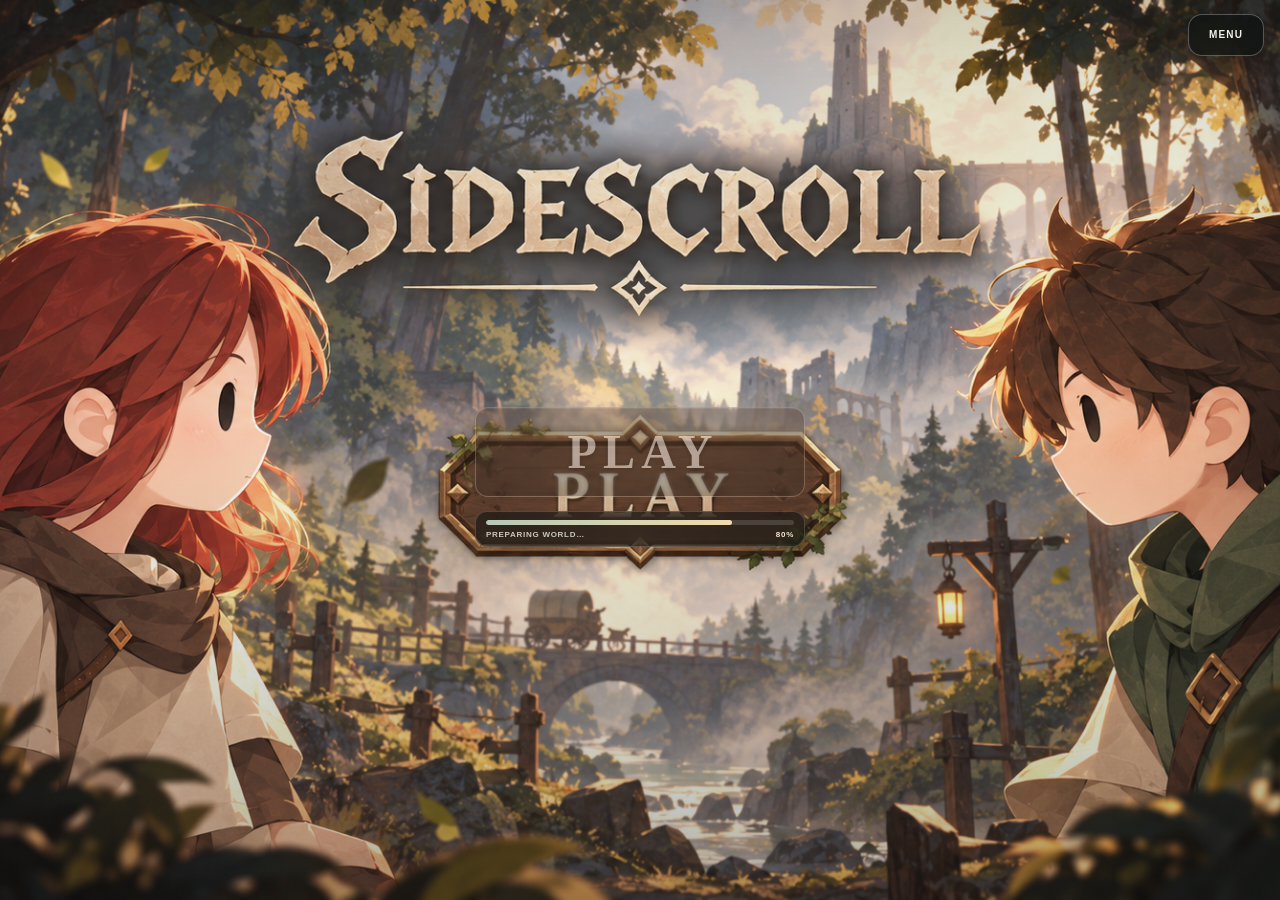
<file: index.html>
<!doctype html>
<html lang="en" class="ss-home-page">
<head>
  <meta charset="utf-8">
  <meta name="viewport" content="width=device-width,initial-scale=1,maximum-scale=1,user-scalable=no,viewport-fit=cover">
  <meta name="mobile-web-app-capable" content="yes">
  <meta name="apple-mobile-web-app-capable" content="yes">
  <meta name="apple-mobile-web-app-status-bar-style" content="black-translucent">
  <meta name="theme-color" content="#11191d">
  <link rel="manifest" href="manifest.json">
  <link rel="apple-touch-icon" href="icon-192.png">
  <link rel="stylesheet" href="style.css?v=1.1.130">
  <title>SideScroll</title>
</head>
<body class="modular-home ss-home ss-splash-home">
  <main class="ss-splash-shell" aria-label="SideScroll launcher">
    <img class="ss-splash-art" src="assets/splash-screen.png?v=1.0.62" alt="" aria-hidden="true">
    <div class="ss-splash-shade" aria-hidden="true"></div>

    <button class="ss-splash-menu-button" id="ss-splash-menu-button" type="button" aria-expanded="false" aria-controls="ss-splash-menu">Menu</button>
    <nav class="ss-splash-menu" id="ss-splash-menu" hidden aria-label="Development tools">
      <a href="play.html"><strong>Edit / Test</strong><small>Scene and puzzle editor</small></a>
      <a href="asset-lab.html"><strong>Asset Lab</strong><small>Assets, collision and states</small></a>
      <a href="puzzle-lab.html"><strong>Puzzle Lab</strong><small>Build and test reusable gameplay</small></a>
      <a href="walk-lab.html"><strong>Character Lab</strong><small>Characters, art, rigs and animation</small></a>
      <a href="design-lab.html"><strong>Design Lab</strong><small>Game design, story and roadmap</small></a>
      <a href="concept-lab.html"><strong>Concept Lab</strong><small>Environment concepts and reference boards</small></a>
      <a href="world-lab.html"><strong>World Lab</strong><small>Journey layout and world placement</small></a>
      <a href="publish-lab.html"><strong>Publish Lab</strong><small>What's changed here, and publish it to the game</small></a>
      <a href="project-snapshot.html"><strong>Project Backup</strong><small>Full backup of everything on this phone, artwork included; restore</small></a>
      <button class="ss-install-button ss-splash-install" id="ss-install" type="button" hidden><strong>Install SideScroll</strong><small>Add to Home Screen</small></button>
    </nav>

    <section class="ss-splash-launch" aria-label="Play SideScroll">
      <a class="ss-splash-play is-loading" id="ss-splash-play" href="play.html?mode=player" aria-disabled="true">
        <span>PLAY</span>
      </a>
      <div class="ss-preload" id="ss-preload" role="status" aria-live="polite">
        <div class="ss-preload-track"><i id="ss-preload-bar"></i></div>
        <div class="ss-preload-copy"><span id="ss-preload-label">Preparing world…</span><b id="ss-preload-percent">0%</b></div>
      </div>
    </section>
  </main>

  <div class="gh-install-overlay" id="gh-install-overlay" hidden>
    <section class="gh-install-card" role="dialog" aria-modal="true" aria-labelledby="gh-install-title">
      <button class="gh-install-close" id="gh-install-close" type="button" aria-label="Close install instructions">×</button>
      <p class="gh-install-kicker" id="gh-install-kicker">INSTALL SIDESCROLL</p>
      <h2 id="gh-install-title">Add SideScroll to your Home Screen</h2>
      <p class="gh-install-copy-text" id="gh-install-copy-text"></p>
      <div class="gh-install-steps" id="gh-install-steps"></div>
      <button class="gh-install-done" id="gh-install-done" type="button">Got it</button>
    </section>
  </div>

  <script src="project-defaults-data.js?v=2026-10-31-c2a"></script>
  <script src="saved-data-migrations.js?v=1.1.33"></script>
  <script src="project-defaults.js?v=1.1.33"></script>
  <script src="asset-paths.js?v=1.1.28"></script>
  <script src="character-registry.js?v=1.1.33"></script>
  <script src="site-config.js?v=1.0.62"></script>
  <script src="core.js?v=1.0.62"></script>
  <script src="audio.js?v=1.0.62"></script>
  <script src="home.js?v=1.0.173"></script>
</body>
</html>
</file>
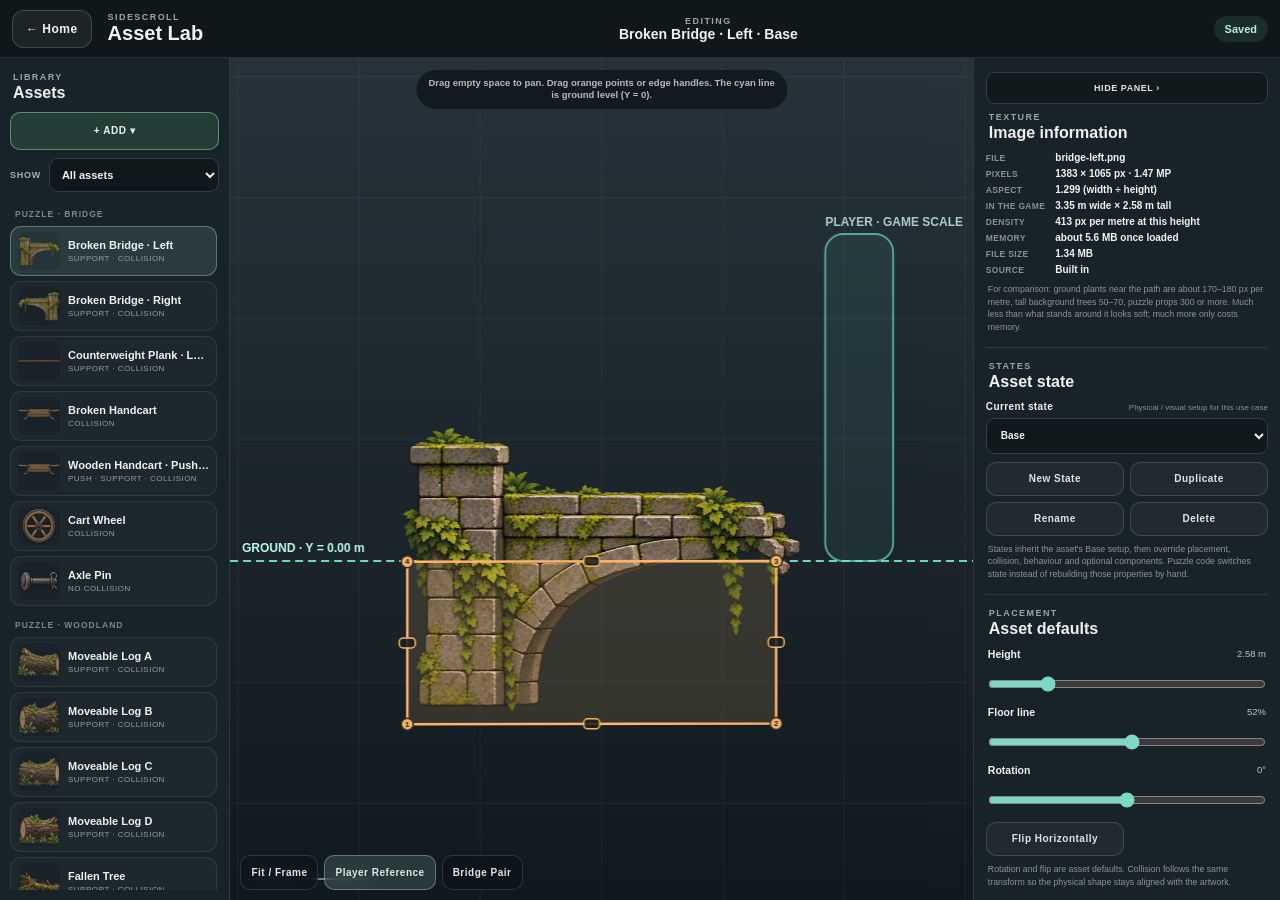
<file: asset-lab.html>
<!doctype html>
<html lang="en" class="ss-asset-lab-page">
<head>
  <meta charset="utf-8">
  <meta name="viewport" content="width=device-width,initial-scale=1,maximum-scale=1,user-scalable=no,viewport-fit=cover">
  <meta name="mobile-web-app-capable" content="yes">
  <meta name="apple-mobile-web-app-capable" content="yes">
  <meta name="apple-mobile-web-app-status-bar-style" content="black-translucent">
  <meta name="theme-color" content="#172026">
  <link rel="manifest" href="manifest.json">
  <link rel="apple-touch-icon" href="icon-192.png">
  <link rel="stylesheet" href="style.css?v=1.1.130">
  <title>Asset Lab · SideScroll</title>
</head>
<body class="ss-asset-lab">
  <main class="assetlab-shell">
    <header class="assetlab-topbar">
      <a class="assetlab-home" href="index.html">← Home</a>
      <div class="assetlab-title"><small>SIDESCROLL</small><strong>Asset Lab</strong></div>
      <div class="assetlab-current"><small>EDITING</small><strong id="assetlab-current-name">Broken Bridge · Left</strong></div>
      <div class="assetlab-save-state" id="assetlab-save-state">Saved</div>
    </header>

    <aside class="assetlab-library" aria-label="Asset library">
      <div class="assetlab-panel-head"><small>LIBRARY</small><strong>Assets</strong></div>
      <div class="assetlab-add">
        <button type="button" id="assetlab-add" aria-haspopup="true" aria-expanded="false">+ Add ▾</button>
        <div class="assetlab-add-menu" id="assetlab-add-menu" hidden>
          <button type="button" id="assetlab-import"><strong>Import image asset</strong><small>A PNG with transparency</small></button>
          <button type="button" id="assetlab-new-effect"><strong>New darkness effect</strong><small>A swirling shader plane</small></button>
          <button type="button" id="assetlab-new-fire"><strong>New fire effect</strong><small>Flames on a plane: hearth, campfire, torch</small></button>
          <button type="button" id="assetlab-new-dissolve"><strong>New character effect</strong><small>Dissolve a character away</small></button>
        </div>
        <input type="file" id="assetlab-import-file" accept="image/png,.png" hidden>
      </div>
      <label class="assetlab-filter-select"><span>Show</span><select id="assetlab-filter" aria-label="Show assets"></select></label>
      <div class="assetlab-asset-list" id="assetlab-asset-list"></div>
    </aside>

    <section class="assetlab-stage-wrap">
      <canvas id="assetlab-canvas" aria-label="Isolated asset setup viewport"></canvas>
      <div class="assetlab-stage-help" id="assetlab-stage-help">Drag empty space to pan. Pinch with two fingers to zoom. Drag orange points or edge handles. Cyan is ground level (Y = 0).</div>
      <div class="assetlab-stage-tools">
        <button type="button" id="assetlab-fit">Fit / Frame</button>
        <button type="button" id="assetlab-reference" class="active" aria-pressed="true">Player Reference</button>
        <button type="button" id="assetlab-pair" aria-pressed="false" hidden>Bridge Pair</button>
      </div>
    </section>

    <aside class="assetlab-controls">
      <button type="button" class="assetlab-controls-toggle" id="assetlab-controls-toggle" aria-expanded="true" title="Hide the settings panel">Hide panel ›</button>
      <section class="assetlab-control-section" id="assetlab-imported-section" hidden>
        <div class="assetlab-control-heading"><small>IMPORTED</small><strong>Asset details</strong></div>
        <label class="assetlab-select-row assetlab-text-row">
          <span><strong>Name</strong><small>Shown in the game editor</small></span>
          <input id="assetlab-imported-name" type="text" maxlength="80" autocomplete="off">
        </label>
        <label class="assetlab-select-row">
          <span><strong>Library</strong><small>Which editor list it appears in</small></span>
          <select id="assetlab-imported-scope">
            <option value="environment">Environment</option>
            <option value="puzzle">Puzzle</option>
          </select>
        </label>
        <label class="assetlab-select-row assetlab-text-row">
          <span><strong>Group</strong><small>Its heading in that list</small></span>
          <input id="assetlab-imported-group" type="text" maxlength="48" list="assetlab-imported-groups" autocomplete="off">
          <datalist id="assetlab-imported-groups"></datalist>
        </label>
        <label class="assetlab-select-row">
          <span><strong>Kind</strong><small>How it is placed</small></span>
          <select id="assetlab-imported-category">
            <option value="dressing">Scenery · placed at any depth</option>
            <option value="gameplay">Gameplay · placed on the path</option>
          </select>
        </label>
        <p class="assetlab-note" id="assetlab-imported-info"></p>
        <div class="assetlab-button-row">
          <button type="button" id="assetlab-imported-replace">Replace Art</button>
          <button type="button" id="assetlab-imported-delete" class="assetlab-danger">Delete Asset</button>
        </div>
        <input type="file" id="assetlab-imported-replace-file" accept="image/png,.png" hidden>
        <p class="assetlab-note">Set its height and floor line below, then collision and behaviour. Changes save as you go; the game picks them up next time it opens.</p>
      </section>

      <section class="assetlab-control-section" id="assetlab-effect-section" hidden>
        <div class="assetlab-control-heading"><small>EFFECT</small><strong id="assetlab-effect-title">Shader settings</strong></div>
        <div id="assetlab-effect-preview" class="assetlab-effect-preview" hidden>
          <label><span>Preview on</span><select id="assetlab-effect-preview-character"></select></label>
          <label><span>Holding</span><select id="assetlab-effect-preview-prop"></select></label>
          <label><span>Pose</span><select id="assetlab-effect-preview-pose"></select></label>
          <p class="assetlab-note" id="assetlab-effect-preview-note">Only the preview: the effect works on any character in the game.</p>
        </div>
        <div class="assetlab-point-head"><strong>States</strong><small>saved sets of these settings</small></div>
        <div id="assetlab-effect-states" class="assetlab-effect-states"></div>
        <div class="assetlab-button-row">
          <button type="button" id="assetlab-effect-state-save">Save as state</button>
          <button type="button" id="assetlab-effect-state-update">Update state</button>
          <button type="button" id="assetlab-effect-state-rename">Rename</button>
          <button type="button" id="assetlab-effect-state-delete" class="assetlab-danger">Delete</button>
        </div>
        <p class="assetlab-note">States are what a Darkness step blends between (e.g. Grab, Cover, Dust). Tap one to load it into the sliders; change them, then Update state.</p>
        <div id="assetlab-effect-controls" class="assetlab-effect-controls"></div>
        <div class="assetlab-button-row"><button type="button" id="assetlab-effect-reset">Reset settings</button></div>
        <p class="assetlab-note">A plane drawn by a shader, animated in the game. Set its height and floor line below as for any asset. These settings are what sequences will animate.</p>
      </section>
      <section class="assetlab-control-section" id="assetlab-texture-section">
        <div class="assetlab-control-heading"><small>TEXTURE</small><strong>Image information</strong></div>
        <dl class="assetlab-facts" id="assetlab-texture-facts"></dl>
        <p class="assetlab-note">For comparison: ground plants near the path are about 170–180 px per metre, tall background trees 50–70, puzzle props 300 or more. Much less than what stands around it looks soft; much more only costs memory.</p>
      </section>
      <section class="assetlab-control-section" id="assetlab-state-section">
        <div class="assetlab-control-heading"><small>STATES</small><strong>Asset state</strong></div>
        <label class="assetlab-select-row">
          <span><strong>Current state</strong><small>Physical / visual setup for this use case</small></span>
          <select id="assetlab-state-select"></select>
        </label>
        <div class="assetlab-button-row">
          <button type="button" id="assetlab-state-new">New State</button>
          <button type="button" id="assetlab-state-duplicate">Duplicate</button>
          <button type="button" id="assetlab-state-rename">Rename</button>
          <button type="button" id="assetlab-state-delete" class="assetlab-danger">Delete</button>
        </div>
        <div id="assetlab-cart-components" hidden>
          <div class="assetlab-point-head"><strong>Cart components</strong><small>state visibility</small></div>
          <div class="assetlab-button-row">
            <button type="button" id="assetlab-cart-rear-wheel" aria-pressed="true">Rear Wheel</button>
            <button type="button" id="assetlab-cart-front-wheel" aria-pressed="true">Front Wheel</button>
          </div>
        </div>
        <p class="assetlab-note">States inherit the asset's Base setup, then override placement, collision, behaviour and optional components. Puzzle code switches state instead of rebuilding those properties by hand.</p>
      </section>
      <section class="assetlab-control-section">
        <div class="assetlab-control-heading"><small>PLACEMENT</small><strong>Asset defaults</strong></div>
        <label class="assetlab-range-row">
          <span><strong>Height</strong><small id="assetlab-height-value">2.20 m</small></span>
          <input id="assetlab-height" type="range" min="0.25" max="12" step="0.01" value="2.2">
        </label>
        <label class="assetlab-range-row">
          <span><strong>Floor line</strong><small id="assetlab-floor-value">74%</small></span>
          <input id="assetlab-floor" type="range" min="0" max="100" step="1" value="74">
        </label>
        <label class="assetlab-range-row">
          <span><strong>Rotation</strong><small id="assetlab-rotation-value">0°</small></span>
          <input id="assetlab-rotation" type="range" min="-180" max="180" step="0.5" value="0">
        </label>
        <div class="assetlab-button-row">
          <button type="button" id="assetlab-flip" aria-pressed="false">Flip Horizontally</button>
        </div>
        <p class="assetlab-note">Rotation and flip are asset defaults. Collision follows the same transform so the physical shape stays aligned with the artwork.</p>
      </section>

      <section class="assetlab-control-section" id="assetlab-broken-cart-section" hidden>
        <div class="assetlab-control-heading"><small>BROKEN STATE</small><strong>Visual offset</strong></div>
        <label class="assetlab-range-row">
          <span><strong>Offset X</strong><small id="assetlab-broken-offset-x-value">0.00 m</small></span>
          <input id="assetlab-broken-offset-x" type="range" min="-1.00" max="1.00" step="0.01" value="0">
        </label>
        <label class="assetlab-range-row">
          <span><strong>Offset Y</strong><small id="assetlab-broken-offset-y-value">-0.06 m</small></span>
          <input id="assetlab-broken-offset-y" type="range" min="-0.75" max="0.75" step="0.01" value="-0.06">
        </label>
        <p class="assetlab-note">Use the general Rotation control above for the broken-cart lean. These offsets let you fine-tune where the damaged artwork sits around its gameplay origin.</p>
      </section>

      <section class="assetlab-control-section">
        <div class="assetlab-control-heading"><small>COLLISION</small><strong>Physical shape</strong></div>
        <div class="assetlab-button-row">
          <button type="button" id="assetlab-collision-toggle">Add Collision</button>
          <button type="button" id="assetlab-collision-remove" class="assetlab-danger">Remove Collision</button>
          <button type="button" id="assetlab-collision-reset">Fit Rectangle</button>
        </div>
        <label class="assetlab-range-row" id="assetlab-depth-row">
          <span><strong>Collision depth</strong><small id="assetlab-depth-value">0.80 m</small></span>
          <input id="assetlab-depth" type="range" min="0.15" max="2.50" step="0.01" value="0.8">
        </label>
        <div class="assetlab-point-editor" id="assetlab-point-editor" hidden>
          <div class="assetlab-point-head"><strong>Collision shapes</strong><small>multiple boxes / polygons</small></div>
          <div class="assetlab-shape-toolbar">
            <select id="assetlab-collision-shape" aria-label="Selected collision shape"></select>
            <button type="button" id="assetlab-collision-add-box">+ Add Box</button>
            <button type="button" id="assetlab-collision-delete-box">Delete Box</button>
          </div>
          <div class="assetlab-point-head assetlab-point-subhead"><strong>Selected shape points</strong><small>metres · floor Y = 0</small></div>
          <div class="assetlab-point-list" id="assetlab-point-list"></div>
          <button type="button" id="assetlab-edge-floor" class="assetlab-inline-action" disabled>Set Selected Edge to Y = 0</button>
        </div>
        <p class="assetlab-note">Use + Add Box to build compound collision from several shapes. Drag orange points or edge handles on the selected shape; tap another shape to edit it. Numeric Y positions use the cyan floor as 0. Yellow means a support surface.</p>
      </section>

      <section class="assetlab-control-section" id="assetlab-climb-section" hidden>
        <div class="assetlab-control-heading"><small>CLIMB PATHS</small><strong>Invisible ladder</strong></div>
        <div class="assetlab-shape-toolbar">
          <select id="assetlab-climb-path-select" aria-label="Selected climb path"></select>
          <button type="button" id="assetlab-climb-path-add">+ Add Path</button>
          <button type="button" id="assetlab-climb-path-delete">Delete Path</button>
        </div>
        <label class="assetlab-range-row">
          <span><strong>Path width</strong><small id="assetlab-climb-width-value">0.70 m</small></span>
          <input id="assetlab-climb-width" type="range" min="0.20" max="2.50" step="0.01" value="0.70">
        </label>
        <div class="assetlab-point-editor">
          <div class="assetlab-point-head"><strong>Path endpoints</strong><small>asset-local metres</small></div>
          <div class="assetlab-point-list">
            <div class="assetlab-point-row">
              <button type="button" class="assetlab-point-select" tabindex="-1">BOT</button>
              <label><span>X</span><input id="assetlab-climb-bottom-x" type="number" step="0.01" inputmode="decimal"></label>
              <label><span>Y</span><input id="assetlab-climb-bottom-y" type="number" step="0.01" inputmode="decimal"></label>
            </div>
            <div class="assetlab-point-row">
              <button type="button" class="assetlab-point-select" tabindex="-1">TOP</button>
              <label><span>X</span><input id="assetlab-climb-top-x" type="number" step="0.01" inputmode="decimal"></label>
              <label><span>Y</span><input id="assetlab-climb-top-y" type="number" step="0.01" inputmode="decimal"></label>
            </div>
          </div>
        </div>
        <p class="assetlab-note">The cyan strip is an independent climb controller, not collision. Drag the white centre to move it, the green/blue ends to resize or rotate it, and the pink side handle to change width. A ladder can therefore be Climbable without being Solid.</p>
      </section>



      <section class="assetlab-control-section" id="assetlab-counterweight-section" hidden>
        <div class="assetlab-control-heading"><small>MECHANISM</small><strong>Counterweight plank</strong></div>
        <label class="assetlab-range-row"><span><strong>Pivot X</strong><small id="assetlab-pivot-x-value">23%</small></span><input id="assetlab-pivot-x" type="range" min="5" max="95" step="1" value="23"></label>
        <label class="assetlab-range-row"><span><strong>Pivot Y</strong><small id="assetlab-pivot-y-value">50%</small></span><input id="assetlab-pivot-y" type="range" min="0" max="100" step="1" value="50"></label>
        <label class="assetlab-range-row"><span><strong>Zone start</strong><small id="assetlab-zone-start-value">0%</small></span><input id="assetlab-zone-start" type="range" min="0" max="90" step="1" value="0"></label>
        <label class="assetlab-range-row"><span><strong>Zone end</strong><small id="assetlab-zone-end-value">23%</small></span><input id="assetlab-zone-end" type="range" min="5" max="98" step="1" value="23"></label>
        <label class="assetlab-range-row"><span><strong>Zone line Y</strong><small id="assetlab-zone-y-value">60%</small></span><input id="assetlab-zone-y" type="range" min="0" max="100" step="1" value="60"></label>
        <label class="assetlab-range-row"><span><strong>Zone depth</strong><small id="assetlab-zone-depth-value">1.20 m</small></span><input id="assetlab-zone-depth" type="range" min="0.30" max="2.50" step="0.05" value="1.20"></label>
        <label class="assetlab-range-row"><span><strong>Log weight</strong><small id="assetlab-log-weight-value">1.30</small></span><input id="assetlab-log-weight" type="range" min="0.20" max="2.50" step="0.05" value="1.30"></label>
        <label class="assetlab-range-row"><span><strong>Player weight</strong><small id="assetlab-player-weight-value">1.00</small></span><input id="assetlab-player-weight" type="range" min="0.50" max="2.00" step="0.05" value="1.00"></label>
        <label class="assetlab-range-row"><span><strong>Max tip</strong><small id="assetlab-max-tip-value">32°</small></span><input id="assetlab-max-tip" type="range" min="5" max="40" step="1" value="32"></label>
        <label class="assetlab-range-row"><span><strong>Fall angle</strong><small id="assetlab-fall-tip-value">12°</small></span><input id="assetlab-fall-tip" type="range" min="6" max="35" step="1" value="12"></label>
        <p class="assetlab-note">Green = pickup/pivot point. Blue line = free-placement counterweight zone. A log counts when more than 50% of its footprint sits inside the zone.</p>
      </section>


      <section class="assetlab-control-section" id="assetlab-socket-section" hidden>
        <div class="assetlab-control-heading"><small>SOCKETS</small><strong id="assetlab-socket-heading">Asset socket link</strong></div>

        <div id="assetlab-socket-host-controls">
          <label class="assetlab-select-row">
            <span><strong>Linked piece</strong><small>Which Socket Piece belongs here</small></span>
            <select id="assetlab-socket-piece"></select>
          </label>

          <div class="assetlab-button-row">
            <button type="button" id="assetlab-socket-place">Add Socket</button>
            <button type="button" id="assetlab-socket-delete" class="assetlab-danger">Delete Socket</button>
          </div>

          <label class="assetlab-range-row">
            <span><strong>Socket X</strong><small id="assetlab-socket-x-value">50%</small></span>
            <input id="assetlab-socket-x" type="range" min="0" max="100" step="1" value="50">
          </label>
          <label class="assetlab-range-row">
            <span><strong>Socket Y</strong><small id="assetlab-socket-y-value">50%</small></span>
            <input id="assetlab-socket-y" type="range" min="0" max="100" step="1" value="50">
          </label>

          <p class="assetlab-note" id="assetlab-socket-note">Choose a Socket Piece, press Add Socket, then tap the host artwork. The link belongs to the asset, so every placed copy inherits it.</p>
        </div>

        <p class="assetlab-note" id="assetlab-socket-piece-note" hidden>This is a Socket Piece. Its socket position is authored on the host asset. Select the relevant Socket Host (for example Broken Bridge Left), choose this piece from Linked Piece, then place the socket there.</p>
      </section>

      <section class="assetlab-control-section assetlab-behaviour-section">
        <div class="assetlab-control-heading"><small>BEHAVIOUR</small><strong>Gameplay properties</strong></div>
        <div id="assetlab-behaviours" class="assetlab-behaviours"></div>
      </section>

      <section class="assetlab-control-section assetlab-interactions" id="assetlab-interactions-section">
        <div class="assetlab-control-heading" data-help-anchor data-help="asset.interactions"><small>INTERACTIONS</small><strong>What the player can do</strong></div>
        <div class="assetlab-behaviours" data-help-anchor data-help="asset.inspect"><button type="button" class="assetlab-behaviour" id="assetlab-inspect-on" aria-pressed="false">Inspect</button></div>
        <div id="assetlab-inspect-fields" class="assetlab-interaction-fields" hidden>
          <label class="assetlab-select-row assetlab-text-row">
            <span><strong>Title</strong><small>Blank = the asset's name</small></span>
            <input id="assetlab-inspect-title" type="text" maxlength="80" autocomplete="off">
          </label>
          <label class="assetlab-select-row assetlab-text-row assetlab-textarea-row">
            <span><strong>Text</strong><small>What the player sees, or what it says</small></span>
            <textarea id="assetlab-inspect-text" rows="4" maxlength="2000"></textarea>
          </label>
          <div class="assetlab-behaviours" data-help-anchor data-help="asset.inspect.large"><button type="button" class="assetlab-behaviour" id="assetlab-inspect-large" aria-pressed="false">Show large on screen</button></div>
          <label class="assetlab-select-row assetlab-text-row">
            <span><strong>Sets story flag</strong><small>When inspected (optional)</small></span>
            <input id="assetlab-inspect-flag" type="text" maxlength="40" autocomplete="off" placeholder="e.g. read-note">
          </label>
        </div>
        <div class="assetlab-take-head" data-help-anchor data-help="asset.take"><strong>When taken</strong></div>
        <div class="assetlab-behaviours assetlab-take-choice" id="assetlab-take-choice" role="group" aria-label="When taken">
          <button type="button" class="assetlab-behaviour" data-take="none" aria-pressed="false">Can't be taken</button>
          <button type="button" class="assetlab-behaviour" data-take="collect" aria-pressed="false">Into the bag</button>
          <button type="button" class="assetlab-behaviour" data-take="hold" aria-pressed="false">In the hand</button>
          <button type="button" class="assetlab-behaviour" data-take="wear" aria-pressed="false">Worn</button>
        </div>
        <p class="assetlab-note assetlab-take-mixed" id="assetlab-take-mixed" hidden></p>
        <div id="assetlab-collect-fields" class="assetlab-interaction-fields" hidden>
          <label class="assetlab-select-row assetlab-text-row">
            <span><strong>Name in inventory</strong><small>Blank = the asset's name</small></span>
            <input id="assetlab-collect-label" type="text" maxlength="60" autocomplete="off">
          </label>
          <label class="assetlab-select-row assetlab-text-row assetlab-textarea-row">
            <span><strong>Description</strong><small>Shown in the inventory</small></span>
            <textarea id="assetlab-collect-description" rows="2" maxlength="400"></textarea>
          </label>
        </div>
        <div id="assetlab-hold-fields" class="assetlab-interaction-fields" hidden>
          <label class="assetlab-select-row">
            <span><strong>Arm pose</strong><small>An action slot: each character's animation for it drives the holding arm</small></span>
            <select id="assetlab-hold-layer"></select>
          </label>
        </div>
        <div id="assetlab-wear-fields" class="assetlab-interaction-fields" hidden>
          <div class="assetlab-behaviours" data-help-anchor data-help="asset.wear.holds"><button type="button" class="assetlab-behaviour" id="assetlab-wear-holds" aria-pressed="false">Holds the inventory</button></div>
          <label class="assetlab-select-row assetlab-text-row" id="assetlab-wear-refuse-row">
            <span><strong>Nothing to carry it in</strong><small>What the player says before it's worn</small></span>
            <input id="assetlab-wear-refuse" type="text" maxlength="120" autocomplete="off" placeholder="I've nothing to carry that in.">
          </label>
        </div>
        <label class="assetlab-select-row assetlab-text-row" id="assetlab-take-flag-row" hidden>
          <span><strong>Sets story flag</strong><small>When taken (optional)</small></span>
          <input id="assetlab-take-flag" type="text" maxlength="40" autocomplete="off" placeholder="e.g. has-bag">
        </label>
      </section>

      <section class="assetlab-control-section assetlab-asset-light" id="assetlab-light-section">
        <div class="assetlab-control-heading" data-help-anchor data-help="asset.light"><small>LIGHT</small><strong>Gives light</strong></div>
        <div class="assetlab-behaviours"><button type="button" class="assetlab-behaviour" id="assetlab-light-on" aria-pressed="false">Gives light</button></div>
        <div id="assetlab-light-fields" class="assetlab-interaction-fields" hidden>
          <label class="assetlab-select-row assetlab-text-row">
            <span><strong>Colour</strong><small>Warm for a flame</small></span>
            <input id="assetlab-light-colour" type="color" value="#ffc773">
          </label>
        <label class="assetlab-range-row">
          <span><strong>Strength</strong><small id="assetlab-light-strength-value"></small></span>
          <input id="assetlab-light-strength" type="range" min="0" max="3" step="0.05" value="1.2">
        </label>
        <label class="assetlab-range-row">
          <span><strong>Reach</strong><small id="assetlab-light-radius-value"></small></span>
          <input id="assetlab-light-radius" type="range" min="0.5" max="20" step="0.1" value="4">
        </label>
        <label class="assetlab-range-row">
          <span><strong>Flicker</strong><small id="assetlab-light-flicker-value"></small></span>
          <input id="assetlab-light-flicker" type="range" min="0" max="1" step="0.01" value="0.15">
        </label>
        <label class="assetlab-range-row">
          <span><strong>Flicker speed</strong><small id="assetlab-light-speed-value"></small></span>
          <input id="assetlab-light-speed" type="range" min="0.2" max="8" step="0.1" value="3">
        </label>
        <label class="assetlab-range-row">
          <span><strong>Across the picture</strong><small id="assetlab-light-u-value"></small></span>
          <input id="assetlab-light-u" type="range" min="0" max="100" step="1" value="50">
        </label>
        <label class="assetlab-range-row">
          <span><strong>Up the picture</strong><small id="assetlab-light-v-value"></small></span>
          <input id="assetlab-light-v" type="range" min="0" max="100" step="1" value="50">
        </label>
          <p class="assetlab-note">Point lights in the game's Menu → Light scale all lights together (so a day look can turn them off).</p>
        </div>
      </section>

      <section data-ss-lab="assets" class="assetlab-control-section" style="display:grid;gap:8px">
        <div class="assetlab-control-heading"><small>DATA</small><strong>Asset Lab backup</strong></div>
        <p class="assetlab-note">All saved asset behaviours, collisions, paths, sockets, layouts and mechanisms. Bundled texture pixels are not included.</p>
        <div class="assetlab-button-row">
          <button type="button" data-ss-export>Export Asset Data</button>
          <button type="button" data-ss-import>Import Asset Data</button>
        </div>
        <input type="file" data-ss-import-file accept=".json,application/json" hidden>
        <small class="assetlab-note" data-ss-status role="status" aria-live="polite"></small>
      </section>
      <div class="assetlab-bottom-actions">
        <button type="button" id="assetlab-reset" class="assetlab-danger">Reset Asset Defaults</button>
        <a href="play.html" class="assetlab-game-link">Open Build / Test →</a>
      </div>
    </aside>
  </main>

  <script src="project-defaults-data.js?v=2026-10-31-c2a"></script>
  <script src="saved-data-migrations.js?v=1.1.33"></script>
  <script src="project-defaults.js?v=1.1.33"></script>
  <script src="asset-paths.js?v=1.1.28"></script>
  <script src="character-registry.js?v=1.1.48"></script>
  <script src="site-config.js?v=1.0.62"></script>
  <script src="core.js?v=1.0.62"></script>
  <script src="biped-rig.js?v=1.1.43"></script>
  <script src="quadruped-baseline.js?v=1.1.33"></script>
  <script src="quadruped-rig.js?v=1.1.42"></script>
  <script src="character-game-runtime.js?v=1.1.105"></script>
  <script src="character-props.js?v=1.1.81"></script>
  <script src="effects.js?v=1.1.111"></script>
  <script src="asset-library.js?v=1.1.76"></script>
  <script src="character-preview.js?v=1.1.83"></script>
  <script src="builtin-assets.js?v=1.1.99"></script>
  <script src="action-slots.js?v=1.1.123"></script>
  <script src="asset-interactions.js?v=1.1.123"></script>
  <script src="editor-help.js?v=1.1.131"></script>
  <script src="asset-lab.js?v=1.1.130"></script>
  <script src="colour-picker.js?v=1.1.121"></script>
  <script src="lab-data.js?v=1.1.52"></script>
</body>
</html>
</file>
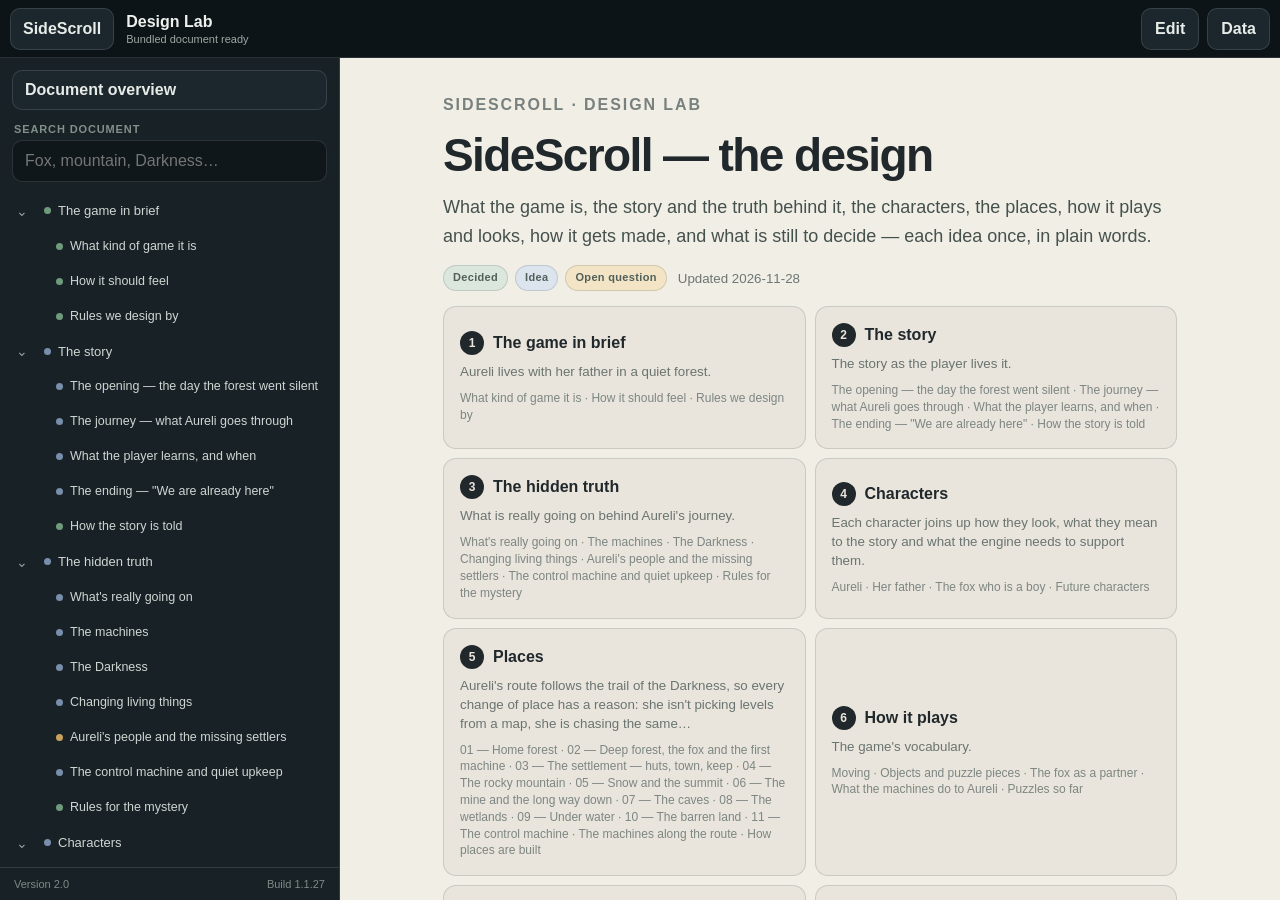
<file: design-lab.html>
<!doctype html>
<html lang="en" class="design-lab-page">
<head>
  <meta charset="utf-8">
  <meta name="viewport" content="width=device-width,initial-scale=1,maximum-scale=1,user-scalable=no,viewport-fit=cover">
  <meta name="mobile-web-app-capable" content="yes">
  <meta name="apple-mobile-web-app-capable" content="yes">
  <meta name="apple-mobile-web-app-status-bar-style" content="black-translucent">
  <meta name="theme-color" content="#11191d">
  <link rel="manifest" href="manifest.json">
  <link rel="apple-touch-icon" href="icon-192.png">
  <link rel="stylesheet" href="design-lab.css?v=2.0">
  <title>Design Lab · SideScroll</title>
</head>
<body>
  <div class="dl-shell">
    <header class="dl-topbar">
      <a class="dl-home" href="index.html" aria-label="Back to SideScroll">SideScroll</a>
      <button class="dl-contents-toggle" id="dl-contents-toggle" type="button" aria-expanded="false" aria-controls="dl-sidebar">Contents</button>
      <div class="dl-title-wrap">
        <strong>Design Lab</strong>
        <small id="dl-save-state">Loading design data…</small>
      </div>
      <button class="dl-top-action" id="dl-edit" type="button">Edit</button>
      <button class="dl-top-action" id="dl-data" type="button" aria-expanded="false">Data</button>
    </header>

    <div class="dl-body">
      <aside class="dl-sidebar" id="dl-sidebar" aria-label="Design document contents">
        <div class="dl-sidebar-head">
          <button class="dl-contents-home" id="dl-contents-home" type="button">Document overview</button>
          <button class="dl-close-sidebar" id="dl-close-sidebar" type="button" aria-label="Close contents">Close</button>
        </div>
        <label class="dl-search-label" for="dl-search">Search document</label>
        <input class="dl-search" id="dl-search" type="search" placeholder="Fox, mountain, Darkness…" autocomplete="off" spellcheck="false">
        <nav class="dl-tree" id="dl-tree"></nav>
        <footer class="dl-sidebar-foot">
          <span id="dl-doc-version">GDD</span>
          <span id="dl-build-version">Build</span>
        </footer>
      </aside>
      <button class="dl-scrim" id="dl-scrim" type="button" aria-label="Close contents" hidden></button>

      <main class="dl-main" id="dl-main">
        <article class="dl-document" id="dl-document" aria-live="polite"></article>
      </main>
    </div>

    <div class="dl-data-menu" id="dl-data-menu" hidden>
      <strong>Project design data</strong>
      <small>Working edits autosave on this device. Export the JSON to carry them into another build or device.</small>
      <button id="dl-export" type="button">Export / Share design data</button>
      <button id="dl-import" type="button">Import design data</button>
      <button id="dl-reset" class="danger" type="button">Reset to bundled document</button>
      <input id="dl-import-file" type="file" accept="application/json,.json" hidden>
    </div>

    <div class="dl-toast" id="dl-toast" role="status" aria-live="polite" hidden></div>
  </div>

  <script src="design-lab.js?v=2.0"></script>
</body>
</html>
</file>
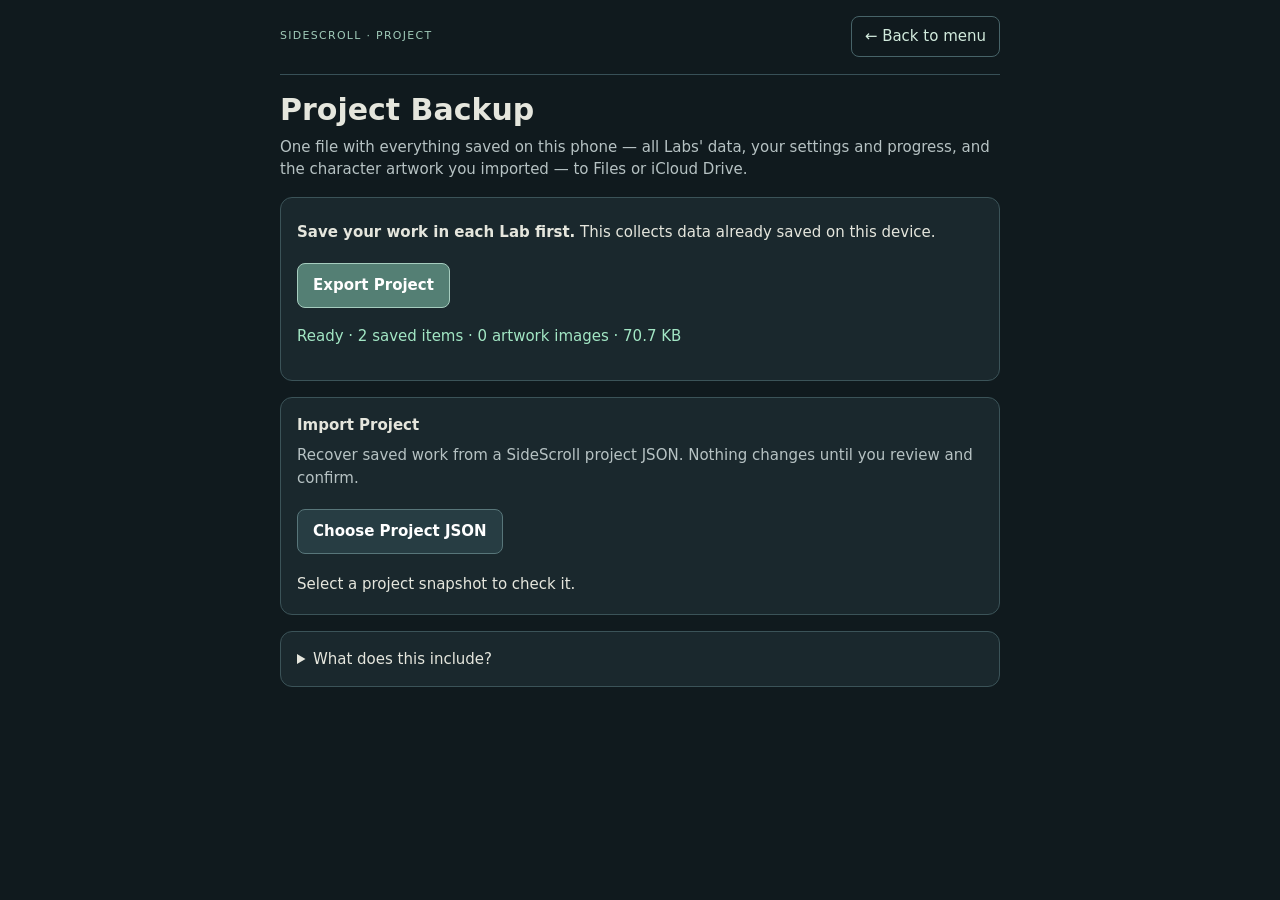
<file: project-snapshot.html>
<!doctype html>
<html lang="en">
<head>
  <meta charset="utf-8">
  <meta name="viewport" content="width=device-width,initial-scale=1,viewport-fit=cover">
  <meta name="theme-color" content="#172026">
  <link rel="manifest" href="manifest.json">
  <title>Project Backup · SideScroll</title>
  <style>
    :root { color-scheme: dark; font: 15px/1.5 system-ui, -apple-system, BlinkMacSystemFont, sans-serif; background: #101a1e; color: #e5e6dd; }
    * { box-sizing: border-box; }
    body { margin: 0; min-height: 100vh; overflow-x: hidden; padding: max(16px, env(safe-area-inset-top)) max(16px, env(safe-area-inset-right)) max(20px, env(safe-area-inset-bottom)) max(16px, env(safe-area-inset-left)); }
    main { margin: 0 auto; max-width: 720px; }
    a { color: #d2ebdd; }
    nav { display: flex; justify-content: space-between; align-items: center; gap: 14px; padding: 0 0 17px; border-bottom: 1px solid #385057; }
    nav a { text-decoration: none; border: 1px solid #476368; padding: 8px 13px; border-radius: 8px; }
    .eyebrow { letter-spacing: .12em; font-size: .73rem; color: #a0cbb9; }
    h1 { font-size: clamp(1.35rem, 4vw, 2rem); line-height: 1.2; margin: 17px 0 8px; }
    h2 { font-size: 1rem; margin: 0 0 8px; }
    p { margin: 7px 0 13px; }
    .subtle { color: #b6c2c3; }
    .card { margin: 16px 0; border: 1px solid #3b5358; background: #1a282d; padding: 16px; border-radius: 12px; }
    .actions { display: flex; gap: 10px; flex-wrap: wrap; padding: 7px 0; }
    button, .download { background: #547f74; border: 1px solid #a6cdbf; border-radius: 8px; color: #fff; font: inherit; font-weight: 650; padding: 10px 15px; min-height: 43px; cursor: pointer; text-decoration: none; display: inline-flex; align-items: center; justify-content: center; }
    button.secondary, .download { background: #273d43; border-color: #58767a; }
    button:disabled { opacity: .5; cursor: wait; }
    [hidden] { display: none !important; }
    #snapshot-status { padding: 10px 0 0; min-height: 35px; }
    #snapshot-status[data-level="error"], .snapshot-warning { color: #ffcfba; }
    #snapshot-status[data-level="success"] { color: #a2e6c4; }
    .snapshot-totals { font-weight: 700; font-size: 1.06rem; }
    .snapshot-categories { padding-left: 20px; margin: 8px 0; }
    .snapshot-note { color: #bdc9c9; font-size: .9rem; }
    details { border-top: 1px solid #3b5358; padding: 10px 0 0; }
    summary { cursor: pointer; }
    pre { color: #d2d8d6; white-space: pre-wrap; overflow-wrap: anywhere; max-height: 220px; overflow-y: auto; font-size: .76rem; }
    .warning { border-left: 3px solid #e4bd76; padding: 9px 12px; background: #2b302f; }
    .restore-category { display: flex; align-items: center; gap: 7px; padding: 5px 0; }
    .restore-modes { display: grid; gap: 7px; }
    .restore-modes label { display: flex; align-items: flex-start; gap: 8px; }
    .restore-modes input, .restore-category input, .restore-ack input { accent-color: #83c6ab; margin-top: 4px; flex-shrink: 0; }
    #restore-counts { font-weight: 700; color: #d3ecd7; }
    #restore-status { margin: 12px 0 0; min-height: 25px; }
    #restore-status[data-level="error"] { color: #ffcfba; }
    #restore-status[data-level="success"] { color: #a2e6c4; }
    .restore-ack { display: flex; align-items: flex-start; gap: 8px; margin: 12px 0; }
    #restore-preview { padding-top: 6px; }
    #restore-categories { display: grid; grid-template-columns: repeat(auto-fit, minmax(205px, 1fr)); }
    .restore-warning { border-left: 3px solid #e4bd76; padding: 10px 12px; background: #2b302f; }
    #restore-source { font-size: .84rem; overflow-wrap: anywhere; }
    #restore-apply { background: #764e43; border-color: #dcac94; }
    #restore-apply:disabled { background: #493e3a; }
  </style>
  <script defer src="project-snapshot.js?v=1.1.41"></script>
  <script defer src="project-restore.js?v=1.1.41"></script>
</head>
<body>
  <main>
    <nav><span class="eyebrow">SIDESCROLL · PROJECT</span><a href="index.html">← Back to menu</a></nav>
    <h1>Project Backup</h1>
    <p class="subtle">One file with everything saved on this phone — all Labs' data, your settings and progress, and the character artwork you imported — to Files or iCloud Drive.</p>
    <section class="card" aria-label="Export saved project data">
      <p><strong>Save your work in each Lab first.</strong> This collects data already saved on this device.</p>
      <div class="actions">
        <button type="button" id="snapshot-export" disabled>Export Project</button>
      </div>
      <div id="snapshot-status" role="status" aria-live="polite">Preparing project data…</div>
      <div class="actions"><a class="download" id="snapshot-download" hidden>Download JSON</a></div>
    </section>
    <section class="card" aria-label="Import project snapshot">
      <h2>Import Project</h2>
      <p class="subtle">Recover saved work from a SideScroll project JSON. Nothing changes until you review and confirm.</p>
      <label class="actions" for="restore-file"><span class="download">Choose Project JSON</span></label>
      <input type="file" id="restore-file" accept=".json,application/json" hidden>
      <div id="restore-status" role="status" aria-live="polite">Select a project snapshot to check it.</div>
      <div id="restore-preview" hidden>
        <p id="restore-source" class="subtle"></p>
        <fieldset class="restore-modes">
          <legend><strong>How should it import?</strong></legend>
          <label><input type="radio" name="restore-mode" value="merge" checked> <span><strong>Merge missing only</strong><br><small>Keep everything already stored on this device.</small></span></label>
          <label><input type="radio" name="restore-mode" value="replace"> <span><strong>Restore from file</strong><br><small>Replace matching saved entries. Do not delete other entries.</small></span></label>
        </fieldset>
        <details class="card" open><summary>Areas to include</summary>
          <div id="restore-categories"></div>
          <label class="restore-category"><input id="restore-session" type="checkbox"> Session-only editor data (normally leave off)</label>
        </details>
        <p id="restore-counts"></p><p id="restore-notes" class="snapshot-note"></p>
        <p class="restore-warning"><strong>Safety step:</strong> save a new backup of what's on this device <em>before</em> importing. The saved data may be newer than your file.</p>
        <div class="actions"><button id="restore-backup" type="button" disabled>1. Save safety backup</button>
          <a class="download" id="restore-backup-download" hidden>Download safety JSON</a></div>
        <label class="restore-ack"><input id="restore-backup-saved" type="checkbox" disabled> I have saved the safety JSON to Files/iCloud.</label>
        <div class="actions"><button id="restore-apply" type="button" disabled>2. Apply selected data</button></div>
        <p class="snapshot-note">Data and artwork are checked before writing. Unsaved edits are never in a backup. Saved items and artwork already on this device that the file doesn't have are kept.</p>
      </div>
    </section>
    <details class="card" aria-label="Export details">
      <summary>What does this include?</summary>
      <p>Saved SideScroll world, puzzles, groups, characters, rigs, skins, animations, templates, Lab settings and progress, plus every artwork image imported in Character Lab. The file includes a manifest and a SHA-256 for every item, checked on import.</p>
      <p class="snapshot-note">Not included: unsaved edits, and the game's own files and art (they come with the game). Backups made before 4 November 2026 have no artwork; importing one leaves your artwork as it is.</p>
    </details>
  </main>
</body>
</html>
</file>
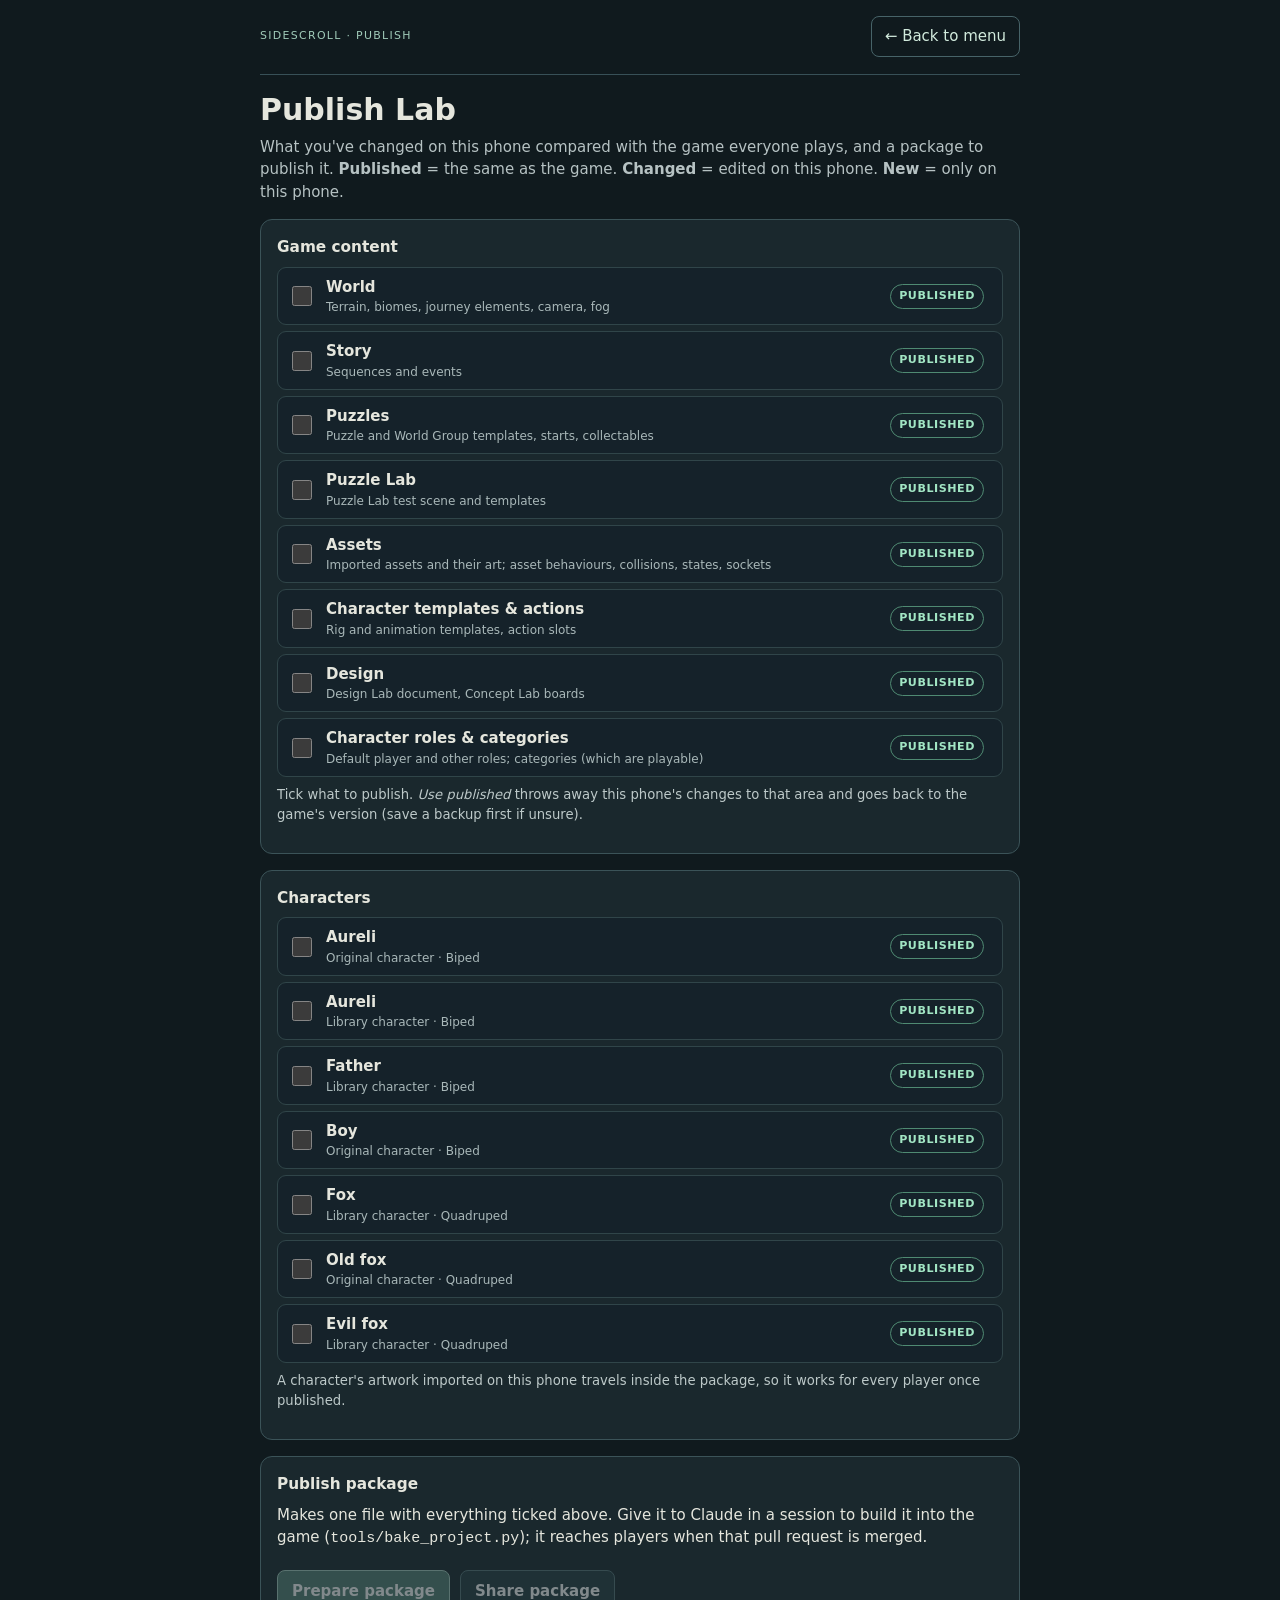
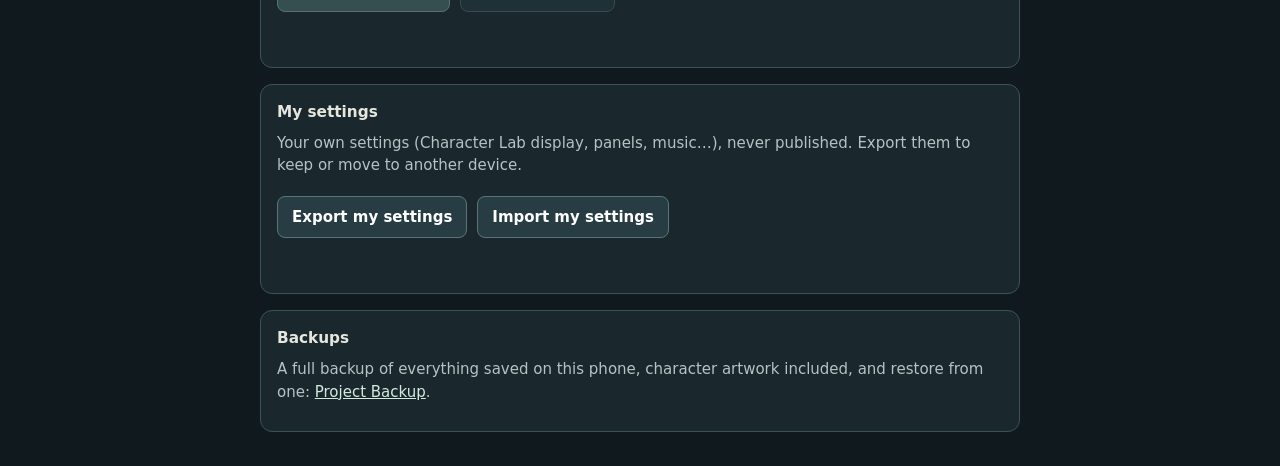
<file: publish-lab.html>
<!doctype html>
<html lang="en">
<head>
  <meta charset="utf-8">
  <meta name="viewport" content="width=device-width,initial-scale=1,viewport-fit=cover">
  <meta name="theme-color" content="#172026">
  <link rel="manifest" href="manifest.json">
  <title>Publish Lab · SideScroll</title>
  <style>
    :root { color-scheme: dark; font: 15px/1.5 system-ui, -apple-system, BlinkMacSystemFont, sans-serif; background: #101a1e; color: #e5e6dd; }
    * { box-sizing: border-box; }
    body { margin: 0; min-height: 100vh; overflow-x: hidden; padding: max(16px, env(safe-area-inset-top)) max(16px, env(safe-area-inset-right)) max(20px, env(safe-area-inset-bottom)) max(16px, env(safe-area-inset-left)); }
    main { margin: 0 auto; max-width: 760px; }
    a { color: #d2ebdd; }
    nav { display: flex; justify-content: space-between; align-items: center; gap: 14px; padding: 0 0 17px; border-bottom: 1px solid #385057; }
    nav a { text-decoration: none; border: 1px solid #476368; padding: 8px 13px; border-radius: 8px; }
    .eyebrow { letter-spacing: .12em; font-size: .73rem; color: #a0cbb9; }
    h1 { font-size: clamp(1.35rem, 4vw, 2rem); line-height: 1.2; margin: 17px 0 8px; }
    h2 { font-size: 1.02rem; margin: 0 0 8px; }
    p { margin: 7px 0 12px; }
    .subtle { color: #b6c2c3; }
    .note { color: #bdc9c9; font-size: .88rem; }
    .card { margin: 16px 0; border: 1px solid #3b5358; background: #1a282d; padding: 16px; border-radius: 12px; }
    .actions { display: flex; gap: 10px; flex-wrap: wrap; padding: 7px 0; align-items: center; }
    button, .download { background: #547f74; border: 1px solid #a6cdbf; border-radius: 8px; color: #fff; font: inherit; font-weight: 650; padding: 9px 14px; min-height: 42px; cursor: pointer; text-decoration: none; display: inline-flex; align-items: center; }
    button.secondary, .download { background: #273d43; border-color: #58767a; }
    button.small { min-height: 34px; padding: 5px 10px; font-size: .85rem; }
    button.danger { background: #4d3530; border-color: #b98a7a; }
    button:disabled { opacity: .45; cursor: default; }
    [hidden] { display: none !important; }
    .rows { display: grid; gap: 6px; margin: 8px 0; }
    .row { display: grid; grid-template-columns: 30px 1fr auto auto; gap: 8px; align-items: center; padding: 8px 10px; border: 1px solid #304549; border-radius: 9px; background: #15222a; }
    .row input { width: 20px; height: 20px; accent-color: #83c6ab; }
    .row .name { font-weight: 650; }
    .row .detail { display: block; color: #a9b8b9; font-size: .8rem; font-weight: 400; }
    .badge { font-size: .74rem; font-weight: 800; letter-spacing: .05em; text-transform: uppercase; padding: 3px 8px; border-radius: 99px; border: 1px solid; white-space: nowrap; }
    .badge.published { color: #a2e6c4; border-color: #4f8a72; }
    .badge.changed { color: #f2cf8a; border-color: #8c7444; }
    .badge.new { color: #c9b4ff; border-color: #6e5a9c; }
    .badge.empty { color: #8b9a9b; border-color: #46585b; }
    .status { min-height: 24px; margin: 8px 0 0; }
    .status[data-level="error"] { color: #ffcfba; }
    .status[data-level="success"] { color: #a2e6c4; }
    .warning { border-left: 3px solid #e4bd76; padding: 9px 12px; background: #2b302f; }
  </style>
  <script src="saved-data-migrations.js?v=1.1.40"></script>
  <script src="project-defaults-data.js?v=1.1.40"></script>
  <script src="project-defaults.js?v=1.1.40"></script>
  <script src="character-registry.js?v=1.1.48"></script>
  <script src="rig-templates.js?v=1.1.40"></script>
  <script src="animation-templates.js?v=1.1.109"></script>
  <script src="action-slots.js?v=1.1.105"></script>
  <script src="character-packages.js?v=1.1.40"></script>
  <script src="asset-library.js?v=1.1.69"></script>
  <script defer src="publish-lab.js?v=1.1.69"></script>
</head>
<body>
  <main>
    <nav><span class="eyebrow">SIDESCROLL · PUBLISH</span><a href="index.html">← Back to menu</a></nav>
    <h1>Publish Lab</h1>
    <p class="subtle">What you've changed on this phone compared with the game everyone plays, and a package to publish it.
      <strong>Published</strong> = the same as the game. <strong>Changed</strong> = edited on this phone. <strong>New</strong> = only on this phone.</p>

    <section class="card" aria-labelledby="areas-title">
      <h2 id="areas-title">Game content</h2>
      <div class="rows" id="areas"></div>
      <p class="note">Tick what to publish. <em>Use published</em> throws away this phone's changes to that area and goes back to the game's version (save a backup first if unsure).</p>
    </section>

    <section class="card" aria-labelledby="chars-title">
      <h2 id="chars-title">Characters</h2>
      <div class="rows" id="characters"></div>
      <p class="note">A character's artwork imported on this phone travels inside the package, so it works for every player once published.</p>
    </section>

    <section class="card" aria-labelledby="publish-title">
      <h2 id="publish-title">Publish package</h2>
      <p>Makes one file with everything ticked above. Give it to Claude in a session to build it into the game (<code>tools/bake_project.py</code>); it reaches players when that pull request is merged.</p>
      <div class="actions">
        <button type="button" id="prepare">Prepare package</button>
        <button type="button" id="share" class="secondary" disabled>Share package</button>
        <a class="download" id="download" hidden>Download</a>
      </div>
      <p class="status" id="publish-status" role="status" aria-live="polite"></p>
    </section>

    <section class="card" aria-labelledby="settings-title">
      <h2 id="settings-title">My settings</h2>
      <p class="subtle">Your own settings (Character Lab display, panels, music…), never published. Export them to keep or move to another device.</p>
      <div class="actions">
        <button type="button" id="settings-export" class="secondary">Export my settings</button>
        <a class="download" id="settings-download" hidden>Download</a>
        <label class="download" for="settings-file">Import my settings</label>
        <input type="file" id="settings-file" accept=".json,application/json" hidden>
      </div>
      <p class="status" id="settings-status" role="status" aria-live="polite"></p>
    </section>

    <section class="card" aria-labelledby="backup-title">
      <h2 id="backup-title">Backups</h2>
      <p class="subtle">A full backup of everything saved on this phone, character artwork included, and restore from one: <a href="project-snapshot.html">Project Backup</a>.</p>
    </section>
  </main>
</body>
</html>
</file>
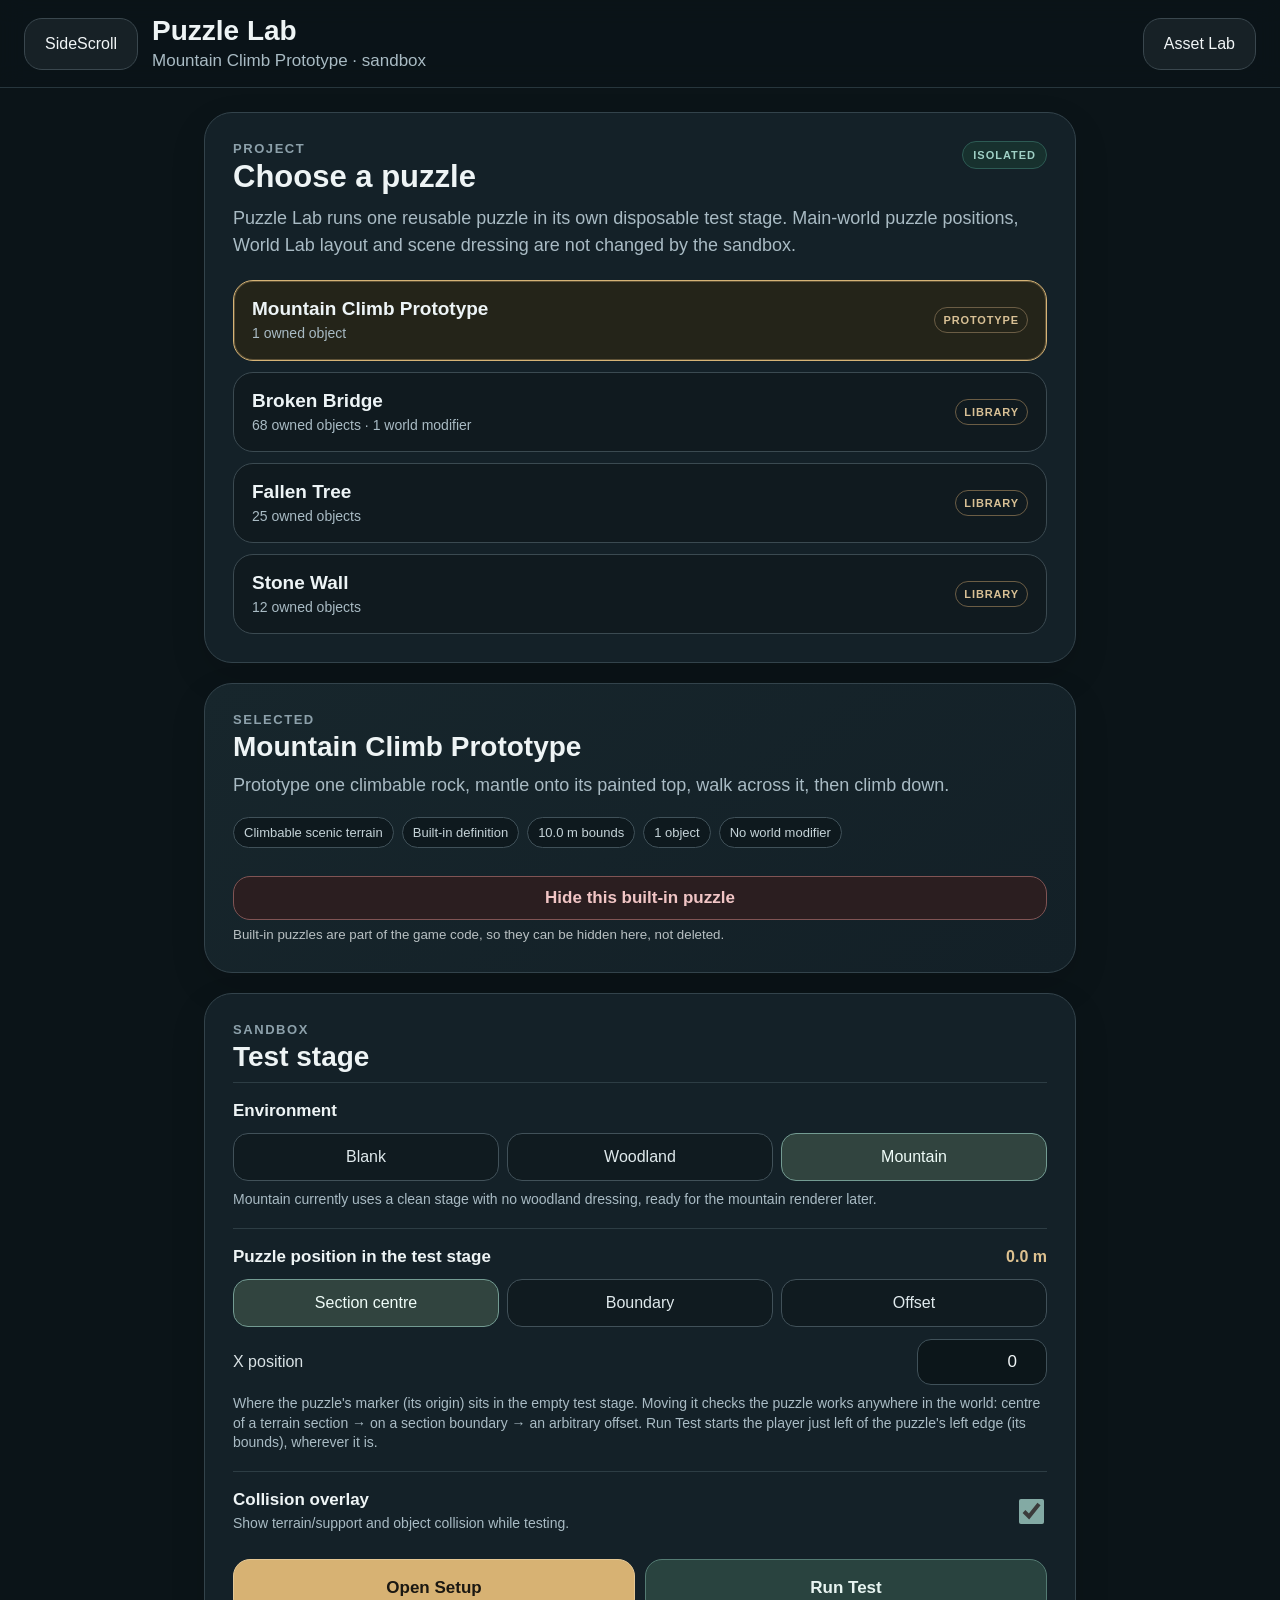
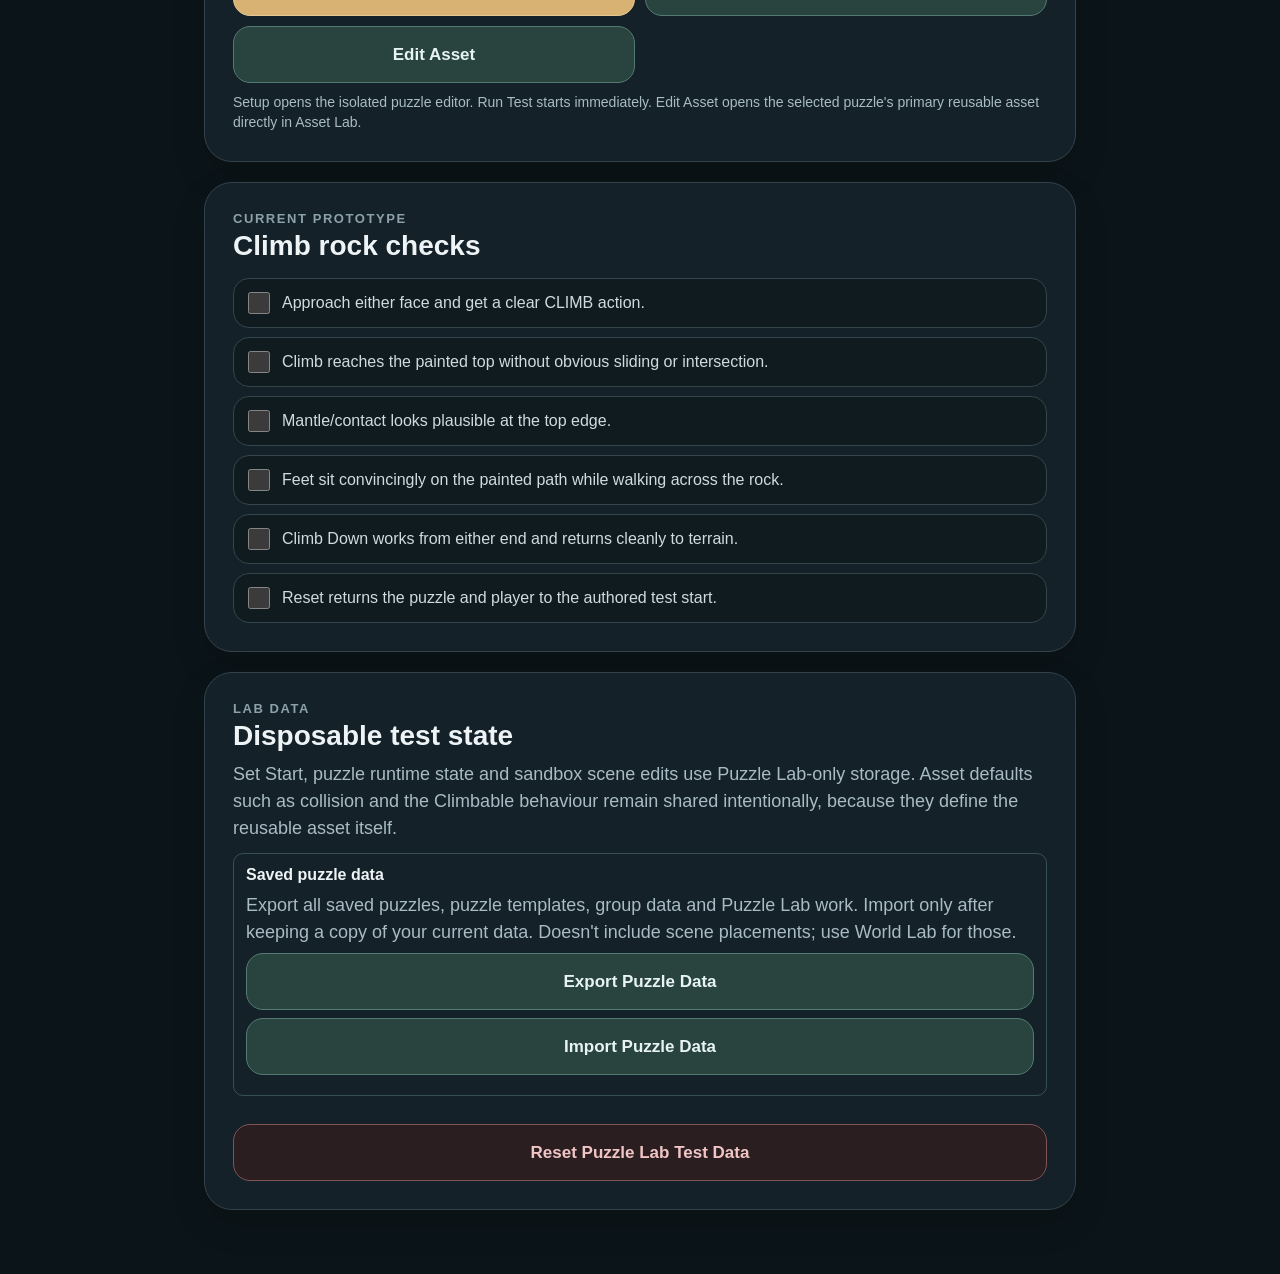
<file: puzzle-lab.html>
<!doctype html>
<html lang="en" class="ss-puzzle-lab-page">
<head>
  <meta charset="utf-8">
  <meta name="viewport" content="width=device-width,initial-scale=1,maximum-scale=1,user-scalable=no,viewport-fit=cover">
  <meta name="mobile-web-app-capable" content="yes">
  <meta name="apple-mobile-web-app-capable" content="yes">
  <meta name="apple-mobile-web-app-status-bar-style" content="black-translucent">
  <meta name="theme-color" content="#0d161b">
  <link rel="manifest" href="manifest.json">
  <link rel="apple-touch-icon" href="icon-192.png">
  <link rel="stylesheet" href="puzzle-lab.css?v=1.1.49">
  <title>SideScroll · Puzzle Lab</title>
</head>
<body>
  <header class="pl-topbar">
    <a class="pl-home" href="index.html">SideScroll</a>
    <div class="pl-title-block">
      <strong>Puzzle Lab</strong>
      <span id="pl-summary">Reusable puzzle sandbox</span>
    </div>
    <a class="pl-tool-link" href="asset-lab.html">Asset Lab</a>
  </header>

  <main class="pl-shell">
    <section class="pl-card">
      <div class="pl-card-head">
        <div>
          <span class="pl-kicker">PROJECT</span>
          <h1>Choose a puzzle</h1>
        </div>
        <span class="pl-isolated">ISOLATED</span>
      </div>
      <p class="pl-copy">Puzzle Lab runs one reusable puzzle in its own disposable test stage. Main-world puzzle positions, World Lab layout and scene dressing are not changed by the sandbox.</p>
      <div class="pl-project-list" id="pl-project-list"></div>
      <button class="pl-link-button" id="pl-show-hidden" type="button" hidden>Show hidden built-in puzzles</button>
    </section>

    <section class="pl-card pl-selected-card">
      <span class="pl-kicker">SELECTED</span>
      <h2 id="pl-selected-name">Puzzle</h2>
      <p id="pl-selected-note" class="pl-copy"></p>
      <div class="pl-meta" id="pl-selected-meta"></div>
      <div class="pl-manage">
        <button class="pl-danger" id="pl-delete" type="button">Delete puzzle</button>
        <small id="pl-manage-note"></small>
      </div>
    </section>

    <section class="pl-card">
      <div class="pl-card-head">
        <div>
          <span class="pl-kicker">SANDBOX</span>
          <h2>Test stage</h2>
        </div>
      </div>

      <div class="pl-field-group">
        <strong>Environment</strong>
        <div class="pl-segment" id="pl-environment" role="group" aria-label="Sandbox environment">
          <button type="button" data-environment="blank">Blank</button>
          <button type="button" data-environment="woodland">Woodland</button>
          <button type="button" data-environment="mountain">Mountain</button>
        </div>
        <small id="pl-environment-note">Mountain currently uses a clean stage with no woodland dressing, ready for the mountain renderer later.</small>
      </div>

      <div class="pl-field-group">
        <div class="pl-inline-head"><strong>Puzzle position in the test stage</strong><b id="pl-position-value">0.0 m</b></div>
        <div class="pl-position-row">
          <button type="button" data-position="0">Section centre</button>
          <button type="button" data-position="5">Boundary</button>
          <button type="button" data-position="2.3">Offset</button>
        </div>
        <label class="pl-number-field"><span>X position</span><input id="pl-position" type="number" inputmode="decimal" step="0.1" value="0"></label>
        <small>Where the puzzle's marker (its origin) sits in the empty test stage. Moving it checks the puzzle works anywhere in the world: centre of a terrain section → on a section boundary → an arbitrary offset. Run Test starts the player just left of the puzzle's left edge (its bounds), wherever it is.</small>
      </div>

      <label class="pl-toggle-row">
        <span><strong>Collision overlay</strong><small>Show terrain/support and object collision while testing.</small></span>
        <input id="pl-collision" type="checkbox" checked>
      </label>

      <div class="pl-launch-grid">
        <button class="pl-primary" id="pl-open-setup" type="button">Open Setup</button>
        <button class="pl-secondary" id="pl-run-test" type="button">Run Test</button>
        <button class="pl-secondary" id="pl-edit-asset" type="button">Edit Asset</button>
      </div>
      <p class="pl-launch-note">Setup opens the isolated puzzle editor. Run Test starts immediately. Edit Asset opens the selected puzzle's primary reusable asset directly in Asset Lab.</p>
    </section>

    <section class="pl-card" id="pl-checks-card">
      <span class="pl-kicker">CURRENT PROTOTYPE</span>
      <h2>Climb rock checks</h2>
      <div class="pl-check-list">
        <label><input type="checkbox" data-check="approach"><span>Approach either face and get a clear CLIMB action.</span></label>
        <label><input type="checkbox" data-check="climb"><span>Climb reaches the painted top without obvious sliding or intersection.</span></label>
        <label><input type="checkbox" data-check="mantle"><span>Mantle/contact looks plausible at the top edge.</span></label>
        <label><input type="checkbox" data-check="walk"><span>Feet sit convincingly on the painted path while walking across the rock.</span></label>
        <label><input type="checkbox" data-check="down"><span>Climb Down works from either end and returns cleanly to terrain.</span></label>
        <label><input type="checkbox" data-check="reset"><span>Reset returns the puzzle and player to the authored test start.</span></label>
      </div>
    </section>

    <section class="pl-card pl-data-card">
      <span class="pl-kicker">LAB DATA</span>
      <h2>Disposable test state</h2>
      <p class="pl-copy">Set Start, puzzle runtime state and sandbox scene edits use Puzzle Lab-only storage. Asset defaults such as collision and the Climbable behaviour remain shared intentionally, because they define the reusable asset itself.</p>
      <div data-ss-lab="puzzles" style="margin:12px 0;padding:12px;border:1px solid rgba(150,200,190,.28);border-radius:10px;display:grid;gap:8px">
        <strong>Saved puzzle data</strong>
        <p class="pl-copy">Export all saved puzzles, puzzle templates, group data and Puzzle Lab work. Import only after keeping a copy of your current data. Doesn't include scene placements; use World Lab for those.</p>
        <button type="button" class="pl-secondary" data-ss-export>Export Puzzle Data</button>
        <button type="button" class="pl-secondary" data-ss-import>Import Puzzle Data</button>
        <input type="file" data-ss-import-file accept=".json,application/json" hidden>
        <small data-ss-status role="status" aria-live="polite"></small>
      </div>
      <button class="pl-danger" id="pl-reset-lab" type="button">Reset Puzzle Lab Test Data</button>
    </section>
  </main>

  <script src="project-defaults-data.js?v=2026-10-31-c2a"></script>
  <script src="saved-data-migrations.js?v=1.1.33"></script>
  <script src="project-defaults.js?v=1.1.33"></script>
  <script src="puzzle-groups.js?v=1.1.49"></script>
  <script src="puzzle-lab.js?v=1.1.49"></script>
  <script src="lab-data.js?v=1.1.52"></script>
</body>
</html>
</file>
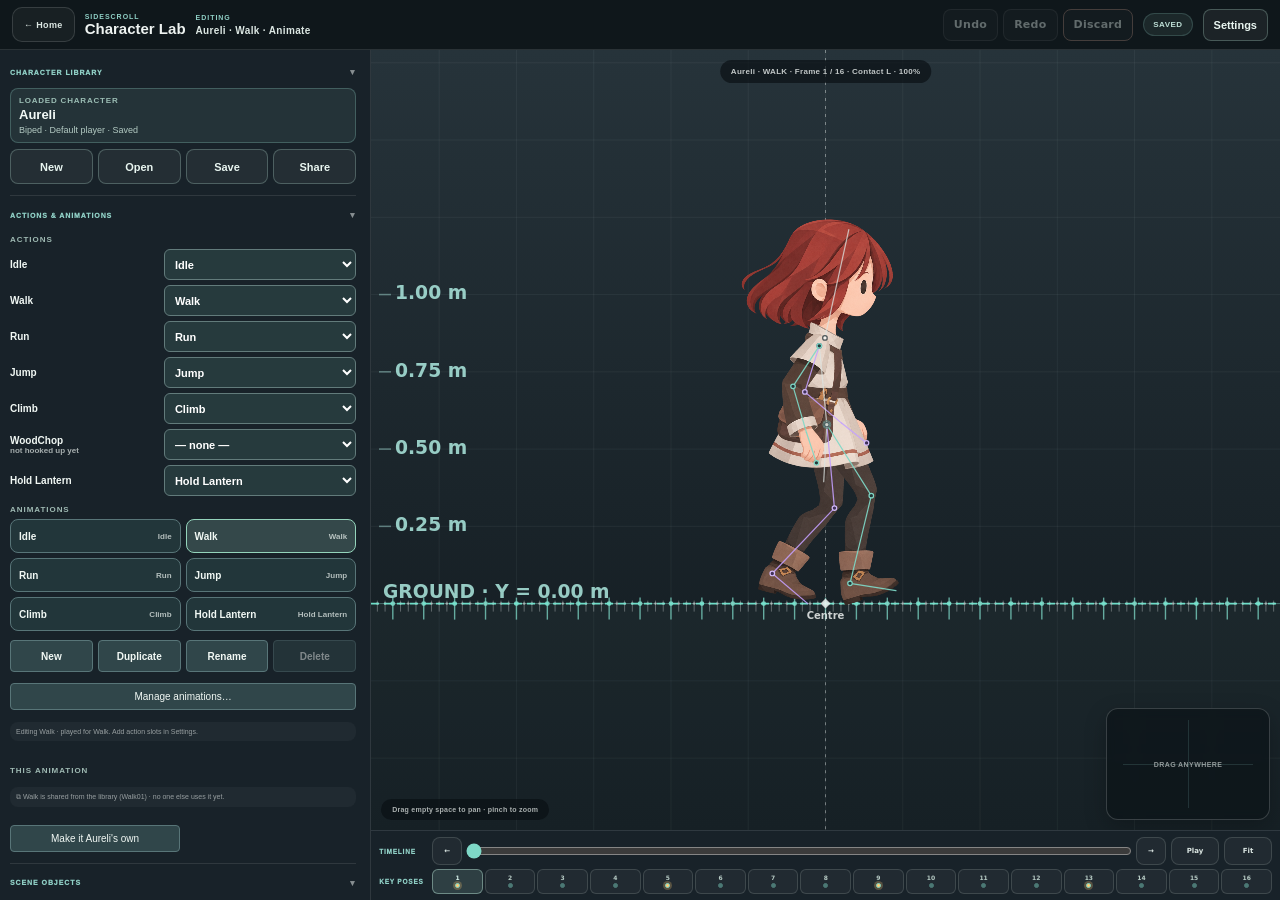
<file: walk-lab.html>
<!doctype html>
<html lang="en" class="gh-game-page ss-game-page">
<head>
  <meta charset="utf-8">
  <meta name="viewport" content="width=device-width,initial-scale=1,maximum-scale=1,user-scalable=no,viewport-fit=cover">
  <meta name="mobile-web-app-capable" content="yes">
  <meta name="apple-mobile-web-app-capable" content="yes">
  <meta name="apple-mobile-web-app-status-bar-style" content="black-translucent">
  <meta name="theme-color" content="#e7dbd2">
  <link rel="manifest" href="manifest.json">
  <link rel="apple-touch-icon" href="icon-192.png">
  <link rel="stylesheet" href="style.css?v=1.1.130">
  <title>Character Lab · SideScroll</title>
</head>
<body class="modular-game ss-standalone-game" data-game-id="game-17">

  <main class="screen-wrap animlab-screen-wrap">
    <section class="screen active" aria-label="Character Lab">
      <div class="animlab-page">
        <header class="animlab-topbar">
          <a class="game-home-button animlab-home" href="index.html" aria-label="Back to SideScroll home">← Home</a>
          <div class="animlab-title"><small>SIDESCROLL</small><strong>Character Lab</strong></div>
          <div class="animlab-current"><small>EDITING</small><strong class="animlab-context" id="animlab-context">Loading…</strong></div>
          <div class="animlab-session-row animlab-topbar-session" role="group" aria-label="Edit session">
            <button id="animlab-undo" type="button" disabled>Undo</button>
            <button id="animlab-redo" type="button" disabled>Redo</button>
            <button id="animlab-discard" type="button" disabled>Discard</button>
            <button id="animlab-save" type="button" disabled>Save</button>
          </div>
          <div class="animlab-save-state" id="animlab-save-state">Saved</div>
        </header>
        <aside class="animlab-drawer" aria-label="Character Lab controls">

          <section class="animlab-section animlab-legacy-character-row" hidden aria-labelledby="animlab-character-label">
            <div class="animlab-section-title" id="animlab-character-label">Characters</div>
            <div class="animlab-segmented animlab-three" id="animlab-character-row">
              <button type="button" data-character="char-1">Hero 1</button>
              <button type="button" data-character="char-2">Hero 2</button>
              <button type="button" data-character="char-3">Fox</button>
            </div>
          </section>

          <section class="animlab-section" aria-labelledby="animlab-clip-label">
            <div class="animlab-section-title" id="animlab-clip-label">Clip</div>
            <div class="animlab-segmented animlab-four" id="animlab-clip-row">
              <button type="button" data-clip="idle">Idle</button>
              <button type="button" data-clip="walk">Walk</button>
              <button type="button" data-clip="run">Run</button>
              <button type="button" data-clip="jump">Jump</button>
            </div>
          </section>

          <section class="animlab-section" id="animlab-legacy-modes" hidden aria-labelledby="animlab-mode-label">
            <div class="animlab-section-title" id="animlab-mode-label">Mode</div>
            <div class="animlab-segmented animlab-three" id="animlab-mode-row">
              <button type="button" data-mode="animate">Animate</button>
              <button type="button" data-mode="setup">Rig</button>
              <button type="button" data-mode="play">Play</button>
            </div>
          </section>

          <section class="animlab-section animlab-workflow" id="animlab-workflow" aria-labelledby="animlab-workflow-label">
            <div class="animlab-section-title" id="animlab-workflow-label">Workspace</div>
            <nav class="animlab-stage-nav" aria-label="Character authoring stages">
              <button type="button" data-author-stage="atlas">Atlas</button>
              <button type="button" data-author-stage="parts">Parts</button>
              <button type="button" data-author-stage="rig">Rig</button>
              <button type="button" data-author-stage="skin">Skin</button>
              <button type="button" data-author-stage="props">Props</button>
              <button type="button" data-author-stage="animate">Animate</button>
              <button type="button" data-author-stage="play">Play</button>
            </nav>
            <div class="animlab-workflow-caption" id="animlab-workflow-caption">Select a stage to edit.</div>
          </section>

          <section class="animlab-section animlab-display-panel" id="animlab-display-panel" aria-labelledby="animlab-display-label" data-collapse-key="animlab-unified-display">
            <div class="animlab-section-title" id="animlab-display-label">Display</div>
            <div class="animlab-display-main" aria-label="Viewport display preferences">
              <div class="animlab-display-layer">
                <strong>Artwork</strong><button type="button" data-view="art" aria-pressed="true">Shown</button>
                <label class="animlab-slider" title="Artwork opacity"><span>Opacity</span><input id="animlab-display-art-opacity" type="range" min="0" max="100" step="1" value="100" aria-label="Artwork opacity"><output>100%</output></label>
              </div>
              <div class="animlab-display-layer" id="animlab-display-static-row"><strong>Static Ref</strong><div id="animlab-display-static-toggle"></div><div id="animlab-display-static-opacity"></div></div>
              <div class="animlab-display-layer" id="animlab-display-motion-row"><strong>Motion Ref</strong><div id="animlab-display-motion-toggle"></div><div id="animlab-display-motion-opacity"></div></div>
              <div class="animlab-display-switches" aria-label="Viewport layers">
                <button type="button" data-view="bones" aria-pressed="true">Bones</button>
                <button type="button" data-view="near" class="animlab-side-near" aria-pressed="true">Near side</button>
                <button type="button" data-view="far" class="animlab-side-far" aria-pressed="true">Far side</button>
                <button type="button" data-view="gpu" aria-pressed="true" title="Draw mesh artwork with the graphics chip (fast). Off: the older Canvas method.">GPU mesh</button>
                <button type="button" data-view="planes" aria-pressed="false">Rigid Planes</button>
                <button type="button" data-view="collider" aria-pressed="false">Collider</button>
                <button type="button" data-view="centre" aria-pressed="true" title="The character's centre (where the game places it and its collider), and where the body is">Centre</button>
                <button type="button" data-view="path" aria-pressed="false" title="Path of the selected control over the clip, with its keys marked">Motion Path</button>
                <button type="button" id="animlab-display-ground-placeholder" hidden>Ground</button>
                <button type="button" id="animlab-display-outlines" aria-pressed="true">Part outlines</button>
                <button type="button" id="animlab-display-difference" hidden>Difference: Off</button>
                <button type="button" id="animlab-display-bind-preview" hidden>Walk Preview: Off</button>
              </div>
              <div class="animlab-display-extras" id="animlab-display-extras"></div>
            </div>
          </section>

          <div id="animlab-extension" class="animlab-extension" aria-live="polite"></div>

          <section class="animlab-section animlab-session" aria-label="Edit scope">
            <div class="animlab-scope" id="animlab-scope">Viewing does not write game data.</div>
          </section>
        </aside>

        <div class="animlab-main">
          <section class="animlab-viewport" aria-label="Character animation viewport">
            <canvas id="animlab-canvas" aria-label="Character Lab character preview"></canvas>
            <div class="animlab-readout" id="animlab-readout">Loading…</div>
            <div class="animlab-hint" id="animlab-hint">Drag empty space to pan · pinch to zoom</div>
            <div class="animlab-dirty" id="animlab-dirty" hidden>UNSAVED</div>
            <div class="animlab-viewport-pad-host" id="animlab-viewport-pad-host" hidden></div>
          </section>

          <section class="animlab-timeline-dock" id="animlab-timeline-dock" aria-label="Animation timeline">
            <div class="animlab-main-timeline">
              <div class="animlab-dock-label">Timeline</div>
              <div class="animlab-frame-row animlab-main-transport">
                <button id="animlab-prev" type="button" aria-label="Previous frame">←</button>
                <input id="animlab-scrub" type="range" min="0" max="15" step="1" value="0" aria-label="Animation frame">
                <button id="animlab-next" type="button" aria-label="Next frame">→</button>
              </div>
              <button id="animlab-play" class="animlab-dock-action" type="button">Play</button>
              <button id="animlab-fit" class="animlab-dock-action" type="button">Fit</button>
            </div>
            <div class="animlab-key-track-host" id="animlab-key-track-host"></div>
          </section>
        </div>
      </div>
    </section>
  </main>

  <div class="animlab-guard" id="animlab-guard" hidden>
    <section class="animlab-guard-card" role="dialog" aria-modal="true" aria-labelledby="animlab-guard-title">
      <p class="kicker">UNSAVED CHANGES</p>
      <h2 id="animlab-guard-title">Leave this edit context?</h2>
      <p>Your current working copy has changes. Save them, discard them, or stay here.</p>
      <div class="animlab-guard-actions">
        <button id="animlab-guard-save" type="button">Save</button>
        <button id="animlab-guard-discard" type="button">Discard</button>
        <button id="animlab-guard-cancel" type="button">Cancel</button>
      </div>
    </section>
  </div>

  <script src="project-defaults-data.js?v=2026-10-31-c2a"></script>
  <script src="saved-data-migrations.js?v=1.1.33"></script>
  <script src="project-defaults.js?v=1.1.33"></script>
  <script src="asset-paths.js?v=1.1.28"></script>
  <script src="character-registry.js?v=1.1.48"></script>
  <script src="site-config.js?v=1.0.62"></script>
  <script src="core.js?v=1.0.62"></script>
  <script src="biped-rig.js?v=1.1.43"></script>
  <script src="quadruped-baseline.js?v=1.1.33"></script>
  <script src="quadruped-rig.js?v=1.1.42"></script>
  <script src="rig-templates.js?v=1.1.39"></script>
  <script src="animation-templates.js?v=1.1.109"></script>
  <script src="action-slots.js?v=1.1.123"></script>
  <script src="anim-lab-quadruped-starter.js?v=1.1.33"></script>
  <script src="asset-library.js?v=1.1.76"></script>
  <script src="asset-interactions.js?v=1.1.123"></script>
  <script src="character-props.js?v=1.1.81"></script>
  <script src="walk-lab.js?v=1.1.108"></script>
  <script src="character-packages.js?v=1.1.39"></script>
  <script src="anim-lab-character-library.js?v=1.1.107"></script>
  <script src="anim-lab-stage2.js?v=1.1.42"></script>
  <script src="anim-lab-mesh.js?v=1.1.33"></script>
  <script src="anim-lab-stage3.js?v=1.1.106"></script>
  <script src="anim-lab-stage4.js?v=1.1.105"></script>
  <script src="anim-lab-reference.js?v=1.1.33"></script>
  <script src="anim-lab-rig.js?v=1.1.39"></script>
  <script src="anim-lab-rig-templates.js?v=1.1.39"></script>
  <script src="anim-lab-animation-templates.js?v=1.1.107"></script>
  <script src="anim-lab-animation-list.js?v=1.1.107"></script>
  <script src="anim-lab-animation-manager.js?v=1.1.108"></script>
  <script src="anim-lab-art-layout.js?v=1.1.39"></script>
  <script src="anim-lab-play.js?v=1.1.45"></script>
  <script src="anim-lab-props.js?v=1.1.81"></script>
  <script src="builtin-assets.js?v=1.1.99"></script>
  <script src="anim-lab-scene-objects.js?v=1.1.99"></script>
  <script src="anim-lab-atlas.js?v=1.1.33"></script>
  <script src="anim-lab-assembly.js?v=1.1.5"></script>
  <script src="anim-lab-assembly-skin.js?v=1.1.128"></script>
  <script src="anim-lab-ui.js?v=1.1.44"></script>
</body>
</html>
</file>
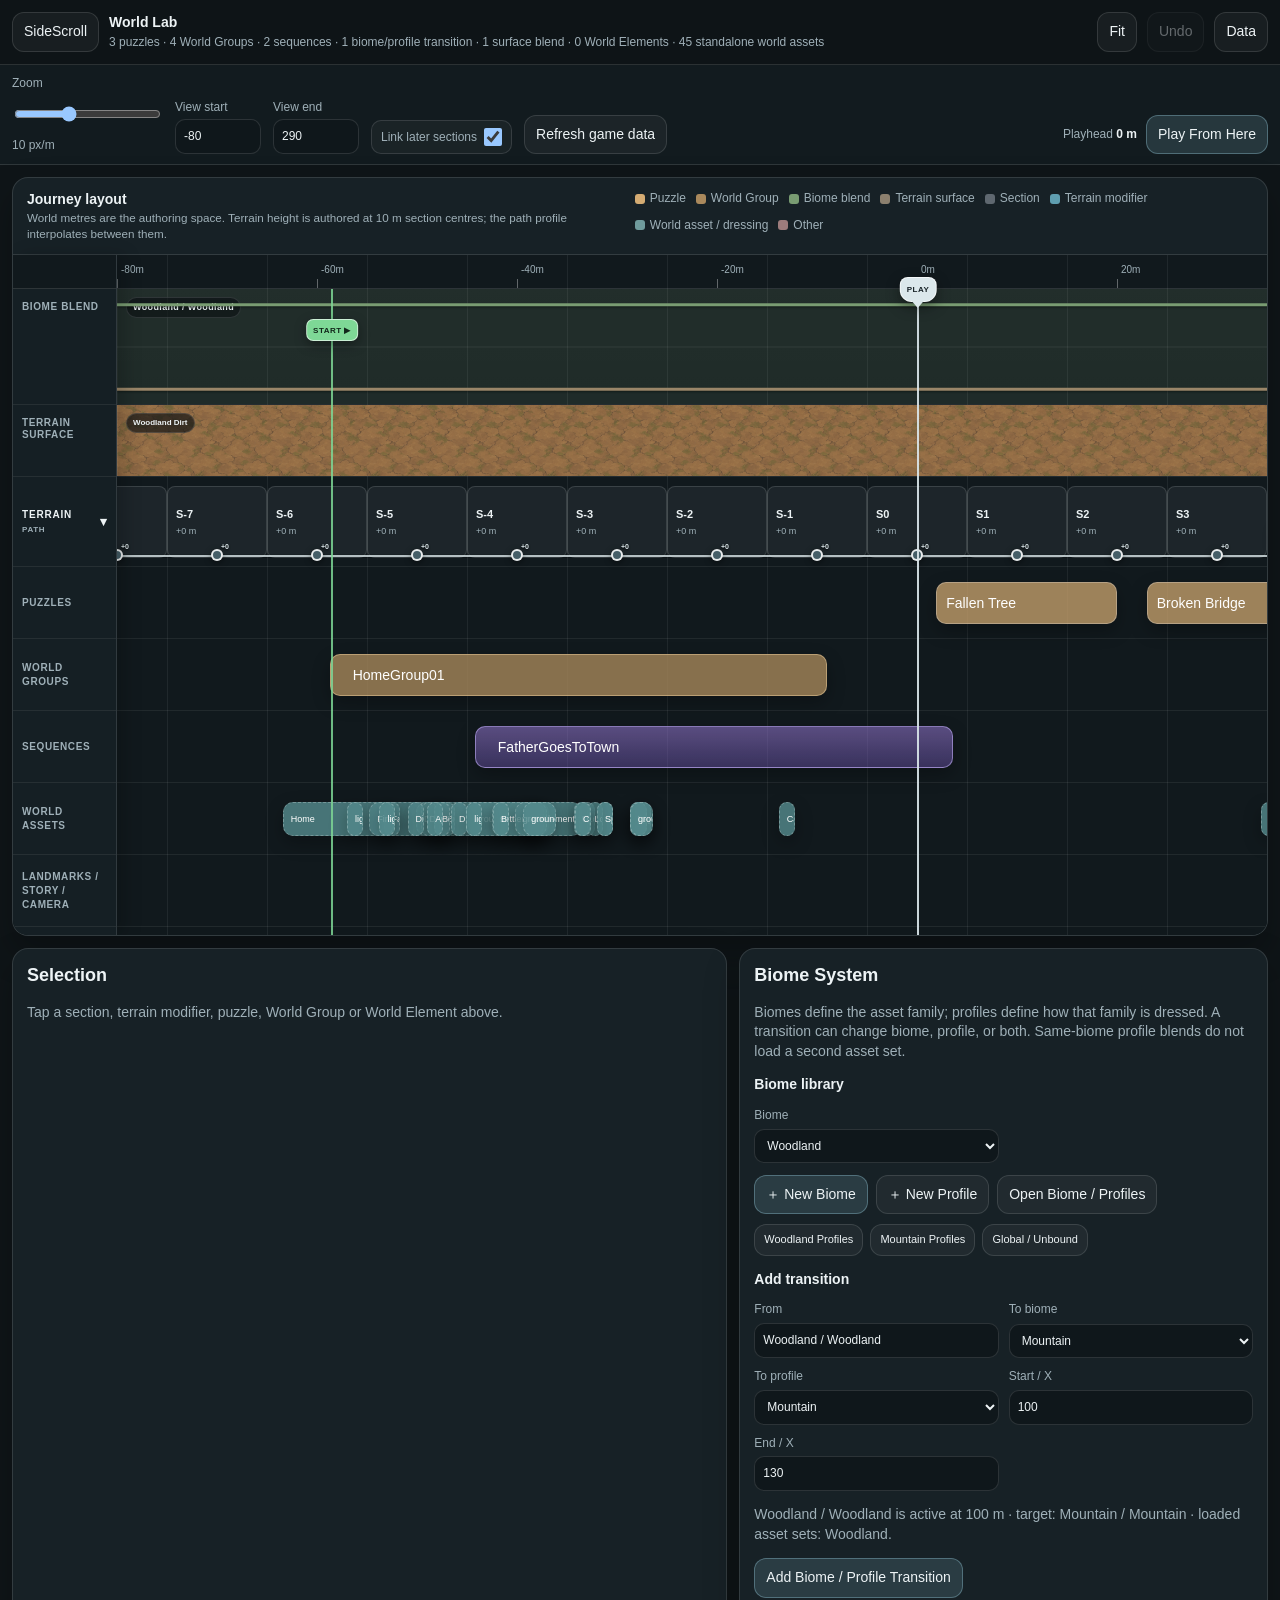
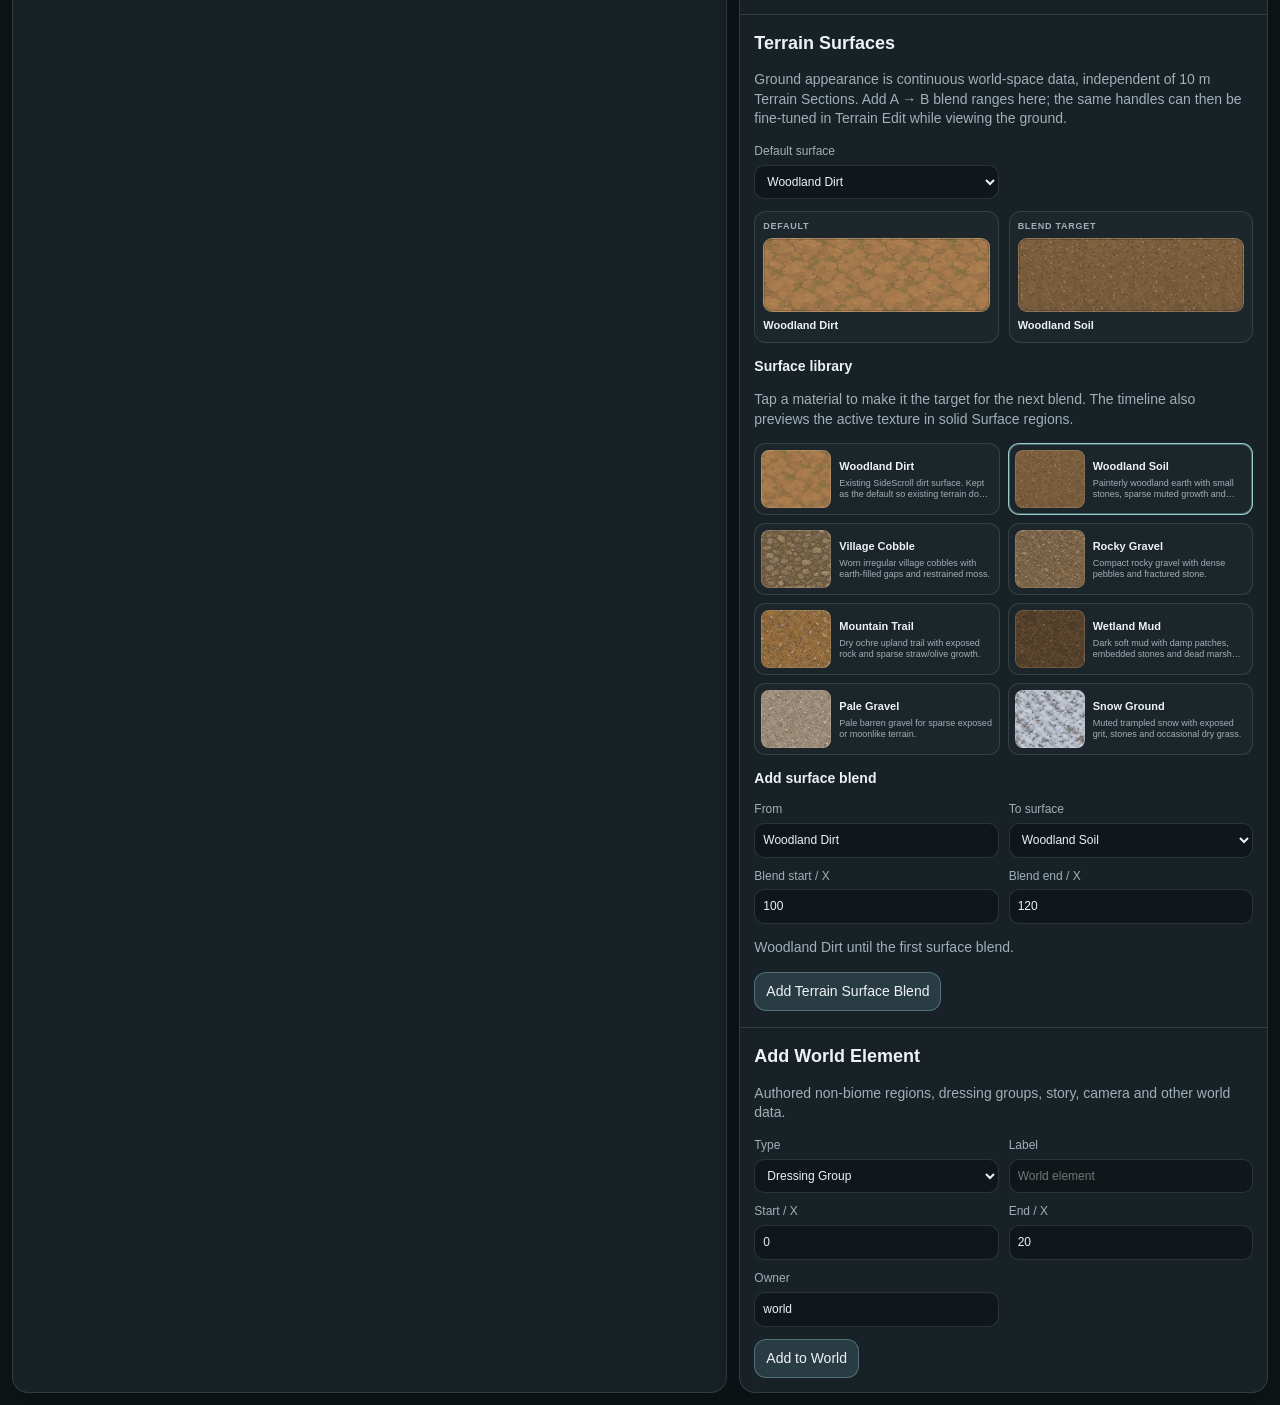
<file: world-lab.html>
<!doctype html>
<html lang="en" class="world-lab-page">
<head>
  <meta charset="utf-8">
  <meta name="viewport" content="width=device-width,initial-scale=1,maximum-scale=1,user-scalable=no,viewport-fit=cover">
  <meta name="mobile-web-app-capable" content="yes">
  <meta name="apple-mobile-web-app-capable" content="yes">
  <meta name="apple-mobile-web-app-status-bar-style" content="black-translucent">
  <meta name="theme-color" content="#11191d">
  <link rel="manifest" href="manifest.json">
  <link rel="apple-touch-icon" href="icon-192.png">
  <link rel="stylesheet" href="world-lab.css?v=1.1.70">
  <title>World Lab · SideScroll</title>
</head>
<body>
  <div class="wl-shell">
    <header class="wl-topbar">
      <a class="wl-home" href="index.html">SideScroll</a>
      <div class="wl-title"><strong>World Lab</strong><small id="wl-status">Loading world data…</small></div>
      <button id="wl-fit" type="button">Fit</button>
      <button id="wl-undo" type="button" disabled>Undo</button>
      <button id="wl-data-toggle" type="button">Data</button>
    </header>

    <section class="wl-toolbar">
      <label>Zoom <input id="wl-zoom" type="range" min="5" max="20" step="1" value="10"><span id="wl-zoom-value">10 px/m</span></label>
      <label>View start <input id="wl-min" type="number" step="10" value="-20"></label>
      <label>View end <input id="wl-max" type="number" step="10" value="120"></label>
      <label class="wl-link-height"><span>Link later sections</span><input id="wl-link-height" type="checkbox" checked></label>
      <button id="wl-refresh" type="button">Refresh game data</button>
      <div class="wl-play-control">
        <span>Playhead <b id="wl-playhead-position">0.0 m</b></span>
        <button class="primary" id="wl-play-from-here" type="button">Play From Here</button>
      </div>
    </section>

    <main class="wl-main">
      <section class="wl-map-panel">
        <div class="wl-map-head">
          <div>
            <strong>Journey layout</strong>
            <small>World metres are the authoring space. Terrain height is authored at 10 m section centres; the path profile interpolates between them.</small>
          </div>
          <div class="wl-legend">
            <span><i class="legend puzzle"></i>Puzzle</span>
            <span><i class="legend world-group"></i>World Group</span>
            <span><i class="legend biome"></i>Biome blend</span>
            <span><i class="legend surface"></i>Terrain surface</span>
            <span><i class="legend section"></i>Section</span>
            <span><i class="legend modifier"></i>Terrain modifier</span>
            <span><i class="legend dressing"></i>World asset / dressing</span>
            <span><i class="legend other"></i>Other</span>
          </div>
        </div>
        <div class="wl-timeline">
          <div class="wl-track-rail">
            <div class="wl-rail-ruler"></div>
            <div class="wl-rail-label wl-biome-rail">BIOME BLEND</div>
            <div class="wl-rail-label wl-surface-rail">TERRAIN SURFACE</div>
            <div class="wl-rail-label wl-terrain-rail path">
              <button id="wl-terrain-toggle" type="button" aria-expanded="false"><strong>TERRAIN</strong><span>PATH</span><i>▾</i></button>
            </div>
            <div class="wl-rail-label wl-terrain-rail detail" data-terrain-detail="near">NEAR STRIP</div>
            <div class="wl-rail-label wl-terrain-rail detail" data-terrain-detail="far-a">FAR STRIP A</div>
            <div class="wl-rail-label wl-terrain-rail detail" data-terrain-detail="far-b">FAR STRIP B</div>
            <div class="wl-rail-label">PUZZLES</div>
            <div class="wl-rail-label">WORLD GROUPS</div>
            <div class="wl-rail-label">SEQUENCES</div>
            <div class="wl-rail-label">WORLD ASSETS</div>
            <div class="wl-rail-label">LANDMARKS / STORY / CAMERA</div>
          </div>
          <div class="wl-scroll" id="wl-scroll">
            <div class="wl-world" id="wl-world">
              <div class="wl-section-grid" id="wl-section-grid"></div>
              <div class="wl-ruler" id="wl-ruler"></div>
              <div class="wl-track wl-biome-track" data-track="biome"><div class="wl-track-content" id="wl-track-biome"></div></div>
              <div class="wl-track wl-surface-track" data-track="surface"><div class="wl-track-content" id="wl-track-surface"></div></div>
              <div class="wl-track wl-terrain-track path" data-track="terrain-path"><div class="wl-track-content" id="wl-track-section"></div></div>
              <div class="wl-track wl-terrain-track detail" data-terrain-detail="near" data-track="terrain-near"><div class="wl-track-content" id="wl-track-terrain-near"></div></div>
              <div class="wl-track wl-terrain-track detail" data-terrain-detail="far-a" data-track="terrain-far-a"><div class="wl-track-content" id="wl-track-terrain-far-a"></div></div>
              <div class="wl-track wl-terrain-track detail" data-terrain-detail="far-b" data-track="terrain-far-b"><div class="wl-track-content" id="wl-track-terrain-far-b"></div></div>
              <div class="wl-track puzzle-track" data-track="puzzle"><div class="wl-track-content" id="wl-track-puzzle"></div></div>
              <div class="wl-track world-group-track" data-track="world-groups"><div class="wl-track-content" id="wl-track-groups"></div></div>
              <div class="wl-track sequence-track" data-track="sequences"><div class="wl-track-content" id="wl-track-sequences"></div></div>
              <div class="wl-track" data-track="dressing"><div class="wl-track-content" id="wl-track-dressing"></div></div>
              <div class="wl-track" data-track="other"><div class="wl-track-content" id="wl-track-other"></div></div>
              <div class="wl-start-line" id="wl-start-line"><button class="wl-start-flag" id="wl-start-flag" type="button" aria-label="Player start"><span>START</span></button></div>
              <div class="wl-player-line" id="wl-player-line"><button class="wl-playhead" id="wl-playhead" type="button" aria-label="Drag playhead"><span>PLAY</span></button></div>
            </div>
          </div>
        </div>
      </section>

      <div class="wl-lower-grid">
        <section class="wl-panel" id="wl-selection">
          <h2>Selection</h2>
          <p class="muted">Tap a section, terrain modifier, puzzle, World Group or World Element above.</p>
        </section>

        <section class="wl-panel">
          <h2>Biome System</h2>
          <p class="muted">Biomes define the asset family; profiles define how that family is dressed. A transition can change biome, profile, or both. Same-biome profile blends do not load a second asset set.</p>
          <h3>Biome library</h3>
          <div class="wl-form-grid">
            <label>Biome <select id="wl-biome-manage"></select></label>
          </div>
          <div class="wl-actions">
            <button class="primary" id="wl-biome-new" type="button">＋ New Biome</button>
            <button id="wl-profile-new-main" type="button">＋ New Profile</button>
            <button id="wl-biome-open" type="button">Open Biome / Profiles</button>
          </div>
          <div class="wl-biome-profile-buttons" id="wl-biome-profile-buttons"></div>
          <h3>Add transition</h3>
          <div class="wl-form-grid">
            <label>From <input id="wl-biome-from" type="text" value="Woodland / Default" readonly></label>
            <label>To biome <select id="wl-biome-to"></select></label>
            <label>To profile <select id="wl-biome-to-profile"></select></label>
            <label>Start / X <input id="wl-biome-start" type="number" step="1" value="100"></label>
            <label>End / X <input id="wl-biome-end" type="number" step="1" value="130"></label>
          </div>
          <p class="muted" id="wl-biome-summary">Woodland / Default until the first transition.</p>
          <button class="primary" id="wl-add-biome-transition" type="button">Add Biome / Profile Transition</button>
          <hr class="wl-panel-rule">
          <h2>Terrain Surfaces</h2>
          <p class="muted">Ground appearance is continuous world-space data, independent of 10 m Terrain Sections. Add A → B blend ranges here; the same handles can then be fine-tuned in Terrain Edit while viewing the ground.</p>
          <div class="wl-form-grid">
            <label>Default surface <select id="wl-surface-default"></select></label>
          </div>
          <div class="wl-surface-preview-row">
            <div class="wl-surface-preview-card"><span>DEFAULT</span><div class="wl-surface-preview-tile" id="wl-surface-default-preview"></div><strong id="wl-surface-default-preview-label">Woodland Dirt</strong></div>
            <div class="wl-surface-preview-card"><span>BLEND TARGET</span><div class="wl-surface-preview-tile" id="wl-surface-target-preview"></div><strong id="wl-surface-target-preview-label">Surface</strong></div>
          </div>
          <h3>Surface library</h3>
          <p class="muted">Tap a material to make it the target for the next blend. The timeline also previews the active texture in solid Surface regions.</p>
          <div class="wl-surface-library" id="wl-surface-library"></div>
          <h3>Add surface blend</h3>
          <div class="wl-form-grid">
            <label>From <input id="wl-surface-from" type="text" value="Woodland Dirt" readonly></label>
            <label>To surface <select id="wl-surface-to"></select></label>
            <label>Blend start / X <input id="wl-surface-start" type="number" step="1" value="100"></label>
            <label>Blend end / X <input id="wl-surface-end" type="number" step="1" value="120"></label>
          </div>
          <p class="muted" id="wl-surface-summary">Woodland Dirt until the first surface blend.</p>
          <button class="primary" id="wl-add-surface-transition" type="button">Add Terrain Surface Blend</button>
          <hr class="wl-panel-rule">
          <h2>Add World Element</h2>
          <p class="muted">Authored non-biome regions, dressing groups, story, camera and other world data.</p>
          <div class="wl-form-grid">
            <label>Type
              <select id="wl-new-type">
                <option value="dressing-group">Dressing Group</option>
                <option value="explicit-dressing">Explicit Dressing</option>
                <option value="landmark">Terraform Machine / Landmark</option>
                <option value="story-node">Story Trigger</option>
                <option value="camera-node">Camera Sequence Node</option>
                <option value="checkpoint">Spawn / Checkpoint</option>
                <option value="audio-zone">Audio Zone</option>
                <option value="vfx-zone">VFX / Anomaly Zone</option>
              </select>
            </label>
            <label>Label <input id="wl-new-label" type="text" placeholder="World element"></label>
            <label>Start / X <input id="wl-new-start" type="number" step="1" value="0"></label>
            <label>End / X <input id="wl-new-end" type="number" step="1" value="20"></label>
            <label>Owner <input id="wl-new-owner" type="text" value="world"></label>
          </div>
          <button class="primary" id="wl-add-element" type="button">Add to World</button>
        </section>
      </div>
    </main>

    <button class="wl-data-scrim" id="wl-data-scrim" type="button" aria-label="Close World Lab data" hidden></button>
    <div class="wl-data-menu" id="wl-data-menu" role="dialog" aria-modal="true" aria-labelledby="wl-data-title" hidden>
      <div class="wl-data-head">
        <strong id="wl-data-title">World Lab Data</strong>
        <button class="wl-data-close" id="wl-data-close" type="button" aria-label="Close World Lab data">Close</button>
      </div>
      <small>To back up everything on this phone use <strong>Project Backup</strong>; to publish world changes use the <strong>Publish Lab</strong>. <em>Import older Complete Game file</em> restores a file exported from World Lab before November 2026.</small>
      <button id="wl-import" type="button">Import older Complete Game file</button>
      <button id="wl-reset-world" class="danger" type="button">Clear World Elements Only</button>
      <input id="wl-import-file" type="file" accept="application/json,.json" hidden>
    </div>

    <div class="wl-toast" id="wl-toast" hidden></div>
  </div>
  <script src="project-defaults-data.js?v=2026-10-31-c2a"></script>
  <script src="saved-data-migrations.js?v=1.1.33"></script>
  <script src="project-defaults.js?v=1.1.33"></script>
  <script src="asset-paths.js?v=1.1.28"></script>
  <script src="puzzle-groups.js?v=1.1.49"></script>
  <script src="near-rows.js?v=1.1.46"></script>
  <script src="asset-library.js?v=1.1.70"></script>
  <script src="sequence-data.js?v=1.1.131"></script>
  <script src="world-lab.js?v=1.1.98"></script>
</body>
</html>
</file>
